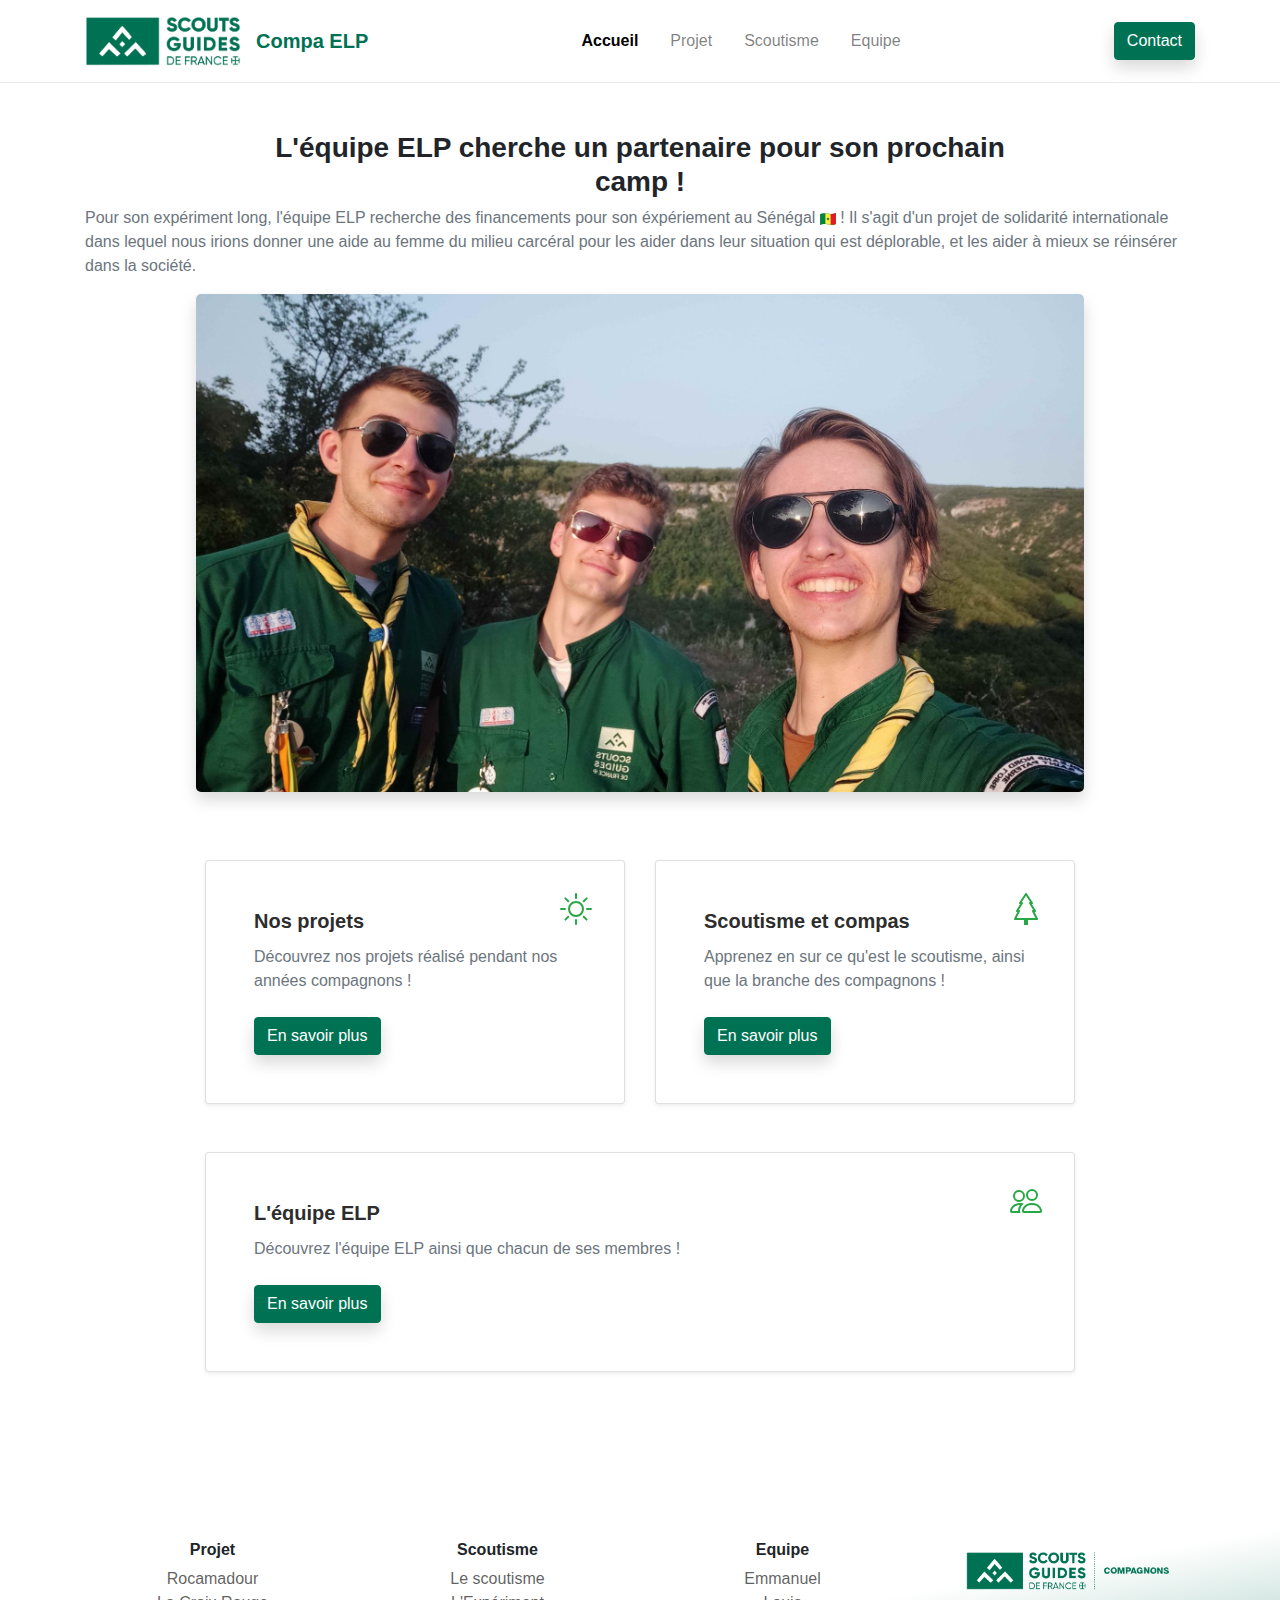
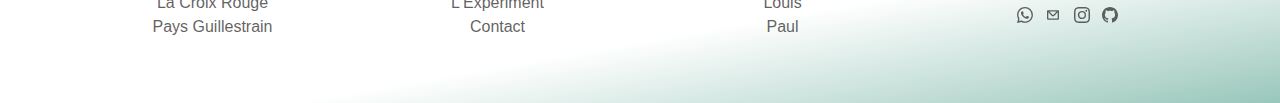
<file: index.html>
<!DOCTYPE html>
<html data-bs-theme="light" lang="en">

<head>
    <meta charset="utf-8">
    <meta name="viewport" content="width=device-width, initial-scale=1.0, shrink-to-fit=no">
    <title>Accueil - Compagnons ELP</title>
    <meta name="twitter:title" content="Compagnons ELP">
    <meta property="og:description" content="Découvrez l'équipe ELP et ses camps scouts passé et futurs !">
    <meta property="og:image" content="assets/img/equipe.jpg">
    <meta name="description" content="Découvrez l'équipe ELP et ses camps scouts passé et futurs !">
    <meta name="twitter:image" content="assets/img/equipe.jpg">
    <meta name="twitter:card" content="summary_large_image">
    <link rel="stylesheet" href="assets/bootstrap/css/bootstrap.min.css">
    <link rel="stylesheet" href="https://fonts.googleapis.com/css?family=Inter:300italic,400italic,600italic,700italic,800italic,400,300,600,700,800&amp;display=swap">
    <link rel="stylesheet" href="assets/css/bootstrap-grid.css">
    <link rel="stylesheet" href="assets/css/bootstrap-grid.min.css">
    <link rel="stylesheet" href="assets/css/bootstrap-reboot.css">
    <link rel="stylesheet" href="assets/css/bootstrap-reboot.min.css">
    <link rel="stylesheet" href="assets/css/bootstrap.css">
    <link rel="stylesheet" href="assets/css/bootstrap.min.css">
<link rel="apple-touch-icon" sizes="180x180" href="/assets/img/apple-touch-icon.png">
<link rel="icon" type="image/png" sizes="32x32" href="/assets/img/favicon-32x32.png">
<link rel="icon" type="image/png" sizes="16x16" href="/assets/img/favicon-16x16.png">
<link rel="manifest" href="/assets/img/site.webmanifest">
<link rel="mask-icon" href="/assets/img/safari-pinned-tab.svg" color="#5bbad5">
<meta name="msapplication-TileColor" content="#da532c">
<meta name="theme-color" content="#ffffff">
</head>

<body>
    <nav class="navbar navbar-expand-md sticky-top navbar-shrink py-3 navbar-light" id="mainNav">
        <div class="container"><a class="navbar-brand d-flex align-items-center" href="./" style="margin-right: 0px;margin-bottom: 0px;padding-bottom: 0px;padding-top: 0px;"><img src="assets/img/Logo_SGDF_Vert.png" height="50" style="margin-right: 15px;" width="156"><span id="todeletecompa" color="rgb(0, 114, 84)" style="color: rgb(0, 114, 84);margin-left: 0px;">Compa&nbsp;</span><span color="rgb(0, 114, 84)" style="color: rgb(0, 114, 84);margin-left: 0px;">ELP</span></a><button data-bs-toggle="collapse" class="navbar-toggler" data-bs-target="#navcol-1"><span class="visually-hidden">Toggle navigation</span><span class="navbar-toggler-icon"></span></button>
            <div class="collapse navbar-collapse" id="navcol-1">
                <ul class="navbar-nav mx-auto">
                    <li class="nav-item"><a class="nav-link" href="." style="color:black; font-weight:bold;">Accueil</a></li>
                    <li class="nav-item"><a class="nav-link" href="./projets">Projet</a></li>
                    <li class="nav-item"><a class="nav-link" href="./scoutisme">Scoutisme</a></li>
                    <li class="nav-item"><a class="nav-link" href="./equipe">Equipe</a></li>
                </ul><a class="btn btn-primary shadow" role="button" style="--bs-primary: #007254;--bs-primary-rgb: 0,114,84;color: white;" href="./scoutisme#contact">Contact</a>
            </div>
        </div>
    </nav>
    <header class="bg-primary-gradient"></header>
    <section>
        <div class="container bg-primary-gradient py-5" style="background: none;">
            <div class="row">
                <div class="col-md-8 col-xl-6 text-center mx-auto">
                    <h3 class="fw-bold">L'équipe ELP cherche un partenaire pour son prochain camp !</h3>
                </div>
            </div>
            <p class="text-muted">Pour son expériment long, l'équipe ELP recherche des financements pour son éxpériement au Sénégal <img src="assets/img/senegal.svg" style="width:1em; display:inline;"> ! Il s'agit d'un projet de solidarité internationale dans lequel nous irions donner une aide au femme du milieu carcéral pour les aider dans leur situation qui est déplorable, et les aider à mieux se réinsérer dans la société.</p><img id="trio" src="assets/img/equipe.jpg" style="padding-bottom: 0px;box-shadow: 0 .5rem 1rem rgba(0,0,0,.15)!important;display: block;width: 80%!important;margin: 0 auto 20px auto;">
            <div class="py-5 p-lg-5">
                <div class="row row-cols-1 row-cols-md-2 mx-auto" style="max-width: 900px;margin: 0 auto!important;">
                    <div class="col mb-5 column-card">
                        <div class="card shadow-sm">
                            <div class="card-body px-4 py-5 px-md-5">
                                <div class="bs-icon-lg d-flex justify-content-center align-items-center mb-3 bs-icon" style="top: 1rem;right: 1rem;position: absolute;"><svg xmlns="http://www.w3.org/2000/svg" width="1em" height="1em" fill="currentColor" viewBox="0 0 16 16" class="bi bi-sun text-success">
                                        <path d="M8 11a3 3 0 1 1 0-6 3 3 0 0 1 0 6zm0 1a4 4 0 1 0 0-8 4 4 0 0 0 0 8zM8 0a.5.5 0 0 1 .5.5v2a.5.5 0 0 1-1 0v-2A.5.5 0 0 1 8 0zm0 13a.5.5 0 0 1 .5.5v2a.5.5 0 0 1-1 0v-2A.5.5 0 0 1 8 13zm8-5a.5.5 0 0 1-.5.5h-2a.5.5 0 0 1 0-1h2a.5.5 0 0 1 .5.5zM3 8a.5.5 0 0 1-.5.5h-2a.5.5 0 0 1 0-1h2A.5.5 0 0 1 3 8zm10.657-5.657a.5.5 0 0 1 0 .707l-1.414 1.415a.5.5 0 1 1-.707-.708l1.414-1.414a.5.5 0 0 1 .707 0zm-9.193 9.193a.5.5 0 0 1 0 .707L3.05 13.657a.5.5 0 0 1-.707-.707l1.414-1.414a.5.5 0 0 1 .707 0zm9.193 2.121a.5.5 0 0 1-.707 0l-1.414-1.414a.5.5 0 0 1 .707-.707l1.414 1.414a.5.5 0 0 1 0 .707zM4.464 4.465a.5.5 0 0 1-.707 0L2.343 3.05a.5.5 0 1 1 .707-.707l1.414 1.414a.5.5 0 0 1 0 .708z"></path>
                                    </svg></div>
                                <h5 class="fw-bold card-title">Nos projets</h5>
                                <p class="text-muted card-text mb-4">Découvrez nos projets réalisé pendant nos années compagnons !</p><a class="btn btn-primary shadow" role="button" style="--bs-primary: #007254;--bs-primary-rgb: 0,114,84;color: white;" href="./projets">En savoir plus</a>
                            </div>
                        </div>
                    </div>
                    <div class="col mb-5 column-card">
                        <div class="card shadow-sm">
                            <div class="card-body px-4 py-5 px-md-5">
                                <div class="bs-icon-lg d-flex justify-content-center align-items-center mb-3 bs-icon" style="top: 1rem;right: 1rem;position: absolute;"><svg xmlns="http://www.w3.org/2000/svg" width="1em" height="1em" fill="currentColor" viewBox="0 0 16 16" class="bi bi-tree text-success" style="color: #007259;">
                                        <path d="M8.416.223a.5.5 0 0 0-.832 0l-3 4.5A.5.5 0 0 0 5 5.5h.098L3.076 8.735A.5.5 0 0 0 3.5 9.5h.191l-1.638 3.276a.5.5 0 0 0 .447.724H7V16h2v-2.5h4.5a.5.5 0 0 0 .447-.724L12.31 9.5h.191a.5.5 0 0 0 .424-.765L10.902 5.5H11a.5.5 0 0 0 .416-.777l-3-4.5zM6.437 4.758A.5.5 0 0 0 6 4.5h-.066L8 1.401 10.066 4.5H10a.5.5 0 0 0-.424.765L11.598 8.5H11.5a.5.5 0 0 0-.447.724L12.69 12.5H3.309l1.638-3.276A.5.5 0 0 0 4.5 8.5h-.098l2.022-3.235a.5.5 0 0 0 .013-.507z"></path>
                                    </svg></div>
                                <h5 class="fw-bold card-title">Scoutisme et compas</h5>
                                <p class="text-muted card-text mb-4">Apprenez en sur ce qu'est le scoutisme, ainsi que la branche des compagnons !</p><a class="btn btn-primary shadow" role="button" style="--bs-primary: #007254;--bs-primary-rgb: 0,114,84;color: white;" href="./scoutisme">En savoir plus</a>
                            </div>
                        </div>
                    </div>
                    <div class="col mb-4 column-card">
                        <div class="card shadow-sm">
                            <div class="card-body px-4 py-5 px-md-5">
                                <div class="bs-icon-lg d-flex justify-content-center align-items-center mb-3 bs-icon" style="top: 1rem;right: 1rem;position: absolute;"><svg xmlns="http://www.w3.org/2000/svg" width="1em" height="1em" fill="currentColor" viewBox="0 0 16 16" class="bi bi-people text-success">
                                        <path d="M15 14s1 0 1-1-1-4-5-4-5 3-5 4 1 1 1 1h8Zm-7.978-1A.261.261 0 0 1 7 12.996c.001-.264.167-1.03.76-1.72C8.312 10.629 9.282 10 11 10c1.717 0 2.687.63 3.24 1.276.593.69.758 1.457.76 1.72l-.008.002a.274.274 0 0 1-.014.002H7.022ZM11 7a2 2 0 1 0 0-4 2 2 0 0 0 0 4Zm3-2a3 3 0 1 1-6 0 3 3 0 0 1 6 0ZM6.936 9.28a5.88 5.88 0 0 0-1.23-.247A7.35 7.35 0 0 0 5 9c-4 0-5 3-5 4 0 .667.333 1 1 1h4.216A2.238 2.238 0 0 1 5 13c0-1.01.377-2.042 1.09-2.904.243-.294.526-.569.846-.816ZM4.92 10A5.493 5.493 0 0 0 4 13H1c0-.26.164-1.03.76-1.724.545-.636 1.492-1.256 3.16-1.275ZM1.5 5.5a3 3 0 1 1 6 0 3 3 0 0 1-6 0Zm3-2a2 2 0 1 0 0 4 2 2 0 0 0 0-4Z"></path>
                                    </svg></div>
                                <h5 class="fw-bold card-title">L'équipe ELP</h5>
                                <p class="text-muted card-text mb-4">Découvrez l'équipe ELP ainsi que chacun de ses membres !</p><a class="btn btn-primary shadow" role="button" style="--bs-primary: #007254;--bs-primary-rgb: 0,114,84;color: white;" href="./equipe">En savoir plus</a>
                            </div>
                        </div>
                    </div>
                </div>
            </div>
        </div>
    </section>
    <footer class="bg-primary-gradient" style="background: linear-gradient(170deg, rgba(2,0,36,0) 0%, rgba(2,0,36,0) 60%, rgba(0,114,84,0.4) 100%);">
        <div class="container py-4 py-lg-5">
            <div class="row justify-content-center">
                <div class="col-sm-4 col-md-3 text-center text-lg-start d-flex flex-column">
                    <h3 class="fs-6 fw-bold">Projet</h3>
                    <ul class="list-unstyled">
                        <li><a href="./projets#projet-2023">Rocamadour</a></li>
                        <li><a href="./projets#projet-2022">La Croix Rouge</a></li>
                        <li><a href="./projets#projet-2021">Pays Guillestrain</a></li>
                    </ul>
                </div>
                <div class="col-sm-4 col-md-3 text-center text-lg-start d-flex flex-column">
                    <h3 class="fs-6 fw-bold">Scoutisme</h3>
                    <ul class="list-unstyled">
                        <li><a href="./scoutisme#scoutisme">Le scoutisme</a></li>
                        <li><a href="./scoutisme#experiment">L'Expériment</a></li>
                        <li><a href="./scoutisme#contact">Contact</a></li>
                    </ul>
                </div>
                <div class="col-sm-4 col-md-3 text-center text-lg-start d-flex flex-column">
                    <h3 class="fs-6 fw-bold">Equipe</h3>
                    <ul class="list-unstyled">
                        <li><a href="./equipe#emmanuel">Emmanuel</a></li>
                        <li><a href="./equipe#louis">Louis</a></li>
                        <li><a href="./equipe#paul">Paul</a></li>
                    </ul>
                </div>
                <div class="col-lg-3 text-center text-lg-start d-flex flex-column align-items-center order-first align-items-lg-start order-lg-last">
                    <div class="fw-bold d-flex align-items-center mb-2" style="margin-bottom: 0px!important;"><a href="./"><img src="assets/img/SGDF_COMPAGNONS_vert.png" style="max-width: 80%;width: 340px;margin: 12px auto;"></a></div>
                    <ul class="list-inline mb-0" id="networks-foot" style="display: block;margin: 0 auto 1.5rem auto!important;">
                        <li class="list-inline-item">
							<a href="+33 6 73 46 06 24">
								<svg xmlns="http://www.w3.org/2000/svg" width="1em" height="1em" fill="currentColor" viewBox="0 0 16 16">
									<path d="M13.601 2.326A7.854 7.854 0 0 0 7.994 0C3.627 0 .068 3.558.064 7.926c0 1.399.366 2.76 1.057 3.965L0 16l4.204-1.102a7.933 7.933 0 0 0 3.79.965h.004c4.368 0 7.926-3.558 7.93-7.93A7.898 7.898 0 0 0 13.6 2.326zM7.994 14.521a6.573 6.573 0 0 1-3.356-.92l-.24-.144-2.494.654.666-2.433-.156-.251a6.56 6.56 0 0 1-1.007-3.505c0-3.626 2.957-6.584 6.591-6.584a6.56 6.56 0 0 1 4.66 1.931 6.557 6.557 0 0 1 1.928 4.66c-.004 3.639-2.961 6.592-6.592 6.592zm3.615-4.934c-.197-.099-1.17-.578-1.353-.646-.182-.065-.315-.099-.445.099-.133.197-.513.646-.627.775-.114.133-.232.148-.43.05-.197-.1-.836-.308-1.592-.985-.59-.525-.985-1.175-1.103-1.372-.114-.198-.011-.304.088-.403.087-.088.197-.232.296-.346.1-.114.133-.198.198-.33.065-.134.034-.248-.015-.347-.05-.099-.445-1.076-.612-1.47-.16-.389-.323-.335-.445-.34-.114-.007-.247-.007-.38-.007a.729.729 0 0 0-.529.247c-.182.198-.691.677-.691 1.654 0 .977.71 1.916.81 2.049.098.133 1.394 2.132 3.383 2.992.47.205.84.326 1.129.418.475.152.904.129 1.246.08.38-.058 1.171-.48 1.338-.943.164-.464.164-.86.114-.943-.049-.084-.182-.133-.38-.232z"></path>
								</svg>
							</a>
						</li>
                        <li class="list-inline-item">
							<a href="mailto:compa.elp@gmail.com">
								<svg xmlns="http://www.w3.org/2000/svg" width="1em" height="1em" fill="currentColor" viewBox="0 0 24 24">
										<path fill-rule="evenodd" clip-rule="evenodd" d="M3.00977 5.83789C3.00977 5.28561 3.45748 4.83789 4.00977 4.83789H20C20.5523 4.83789 21 5.28561 21 5.83789V17.1621C21 18.2667 20.1046 19.1621 19 19.1621H5C3.89543 19.1621 3 18.2667 3 17.1621V6.16211C3 6.11449 3.00333 6.06765 3.00977 6.0218V5.83789ZM5 8.06165V17.1621H19V8.06199L14.1215 12.9405C12.9499 14.1121 11.0504 14.1121 9.87885 12.9405L5 8.06165ZM6.57232 6.80554H17.428L12.7073 11.5263C12.3168 11.9168 11.6836 11.9168 11.2931 11.5263L6.57232 6.80554Z" fill="currentColor"></path>
								</svg>
							</a>
						</li>
                        <li class="list-inline-item">
							<a href="https://www.instagram.com/compa.elp/">
								<svg xmlns="http://www.w3.org/2000/svg" width="1em" height="1em" fill="currentColor" viewBox="0 0 16 16">
									<path d="M8 0C5.829 0 5.556.01 4.703.048 3.85.088 3.269.222 2.76.42a3.917 3.917 0 0 0-1.417.923A3.927 3.927 0 0 0 .42 2.76C.222 3.268.087 3.85.048 4.7.01 5.555 0 5.827 0 8.001c0 2.172.01 2.444.048 3.297.04.852.174 1.433.372 1.942.205.526.478.972.923 1.417.444.445.89.719 1.416.923.51.198 1.09.333 1.942.372C5.555 15.99 5.827 16 8 16s2.444-.01 3.298-.048c.851-.04 1.434-.174 1.943-.372a3.916 3.916 0 0 0 1.416-.923c.445-.445.718-.891.923-1.417.197-.509.332-1.09.372-1.942C15.99 10.445 16 10.173 16 8s-.01-2.445-.048-3.299c-.04-.851-.175-1.433-.372-1.941a3.926 3.926 0 0 0-.923-1.417A3.911 3.911 0 0 0 13.24.42c-.51-.198-1.092-.333-1.943-.372C10.443.01 10.172 0 7.998 0h.003zm-.717 1.442h.718c2.136 0 2.389.007 3.232.046.78.035 1.204.166 1.486.275.373.145.64.319.92.599.28.28.453.546.598.92.11.281.24.705.275 1.485.039.843.047 1.096.047 3.231s-.008 2.389-.047 3.232c-.035.78-.166 1.203-.275 1.485a2.47 2.47 0 0 1-.599.919c-.28.28-.546.453-.92.598-.28.11-.704.24-1.485.276-.843.038-1.096.047-3.232.047s-2.39-.009-3.233-.047c-.78-.036-1.203-.166-1.485-.276a2.478 2.478 0 0 1-.92-.598 2.48 2.48 0 0 1-.6-.92c-.109-.281-.24-.705-.275-1.485-.038-.843-.046-1.096-.046-3.233 0-2.136.008-2.388.046-3.231.036-.78.166-1.204.276-1.486.145-.373.319-.64.599-.92.28-.28.546-.453.92-.598.282-.11.705-.24 1.485-.276.738-.034 1.024-.044 2.515-.045v.002zm4.988 1.328a.96.96 0 1 0 0 1.92.96.96 0 0 0 0-1.92zm-4.27 1.122a4.109 4.109 0 1 0 0 8.217 4.109 4.109 0 0 0 0-8.217zm0 1.441a2.667 2.667 0 1 1 0 5.334 2.667 2.667 0 0 1 0-5.334z"></path>
								</svg>
							</a>
						</li>
                        <li class="list-inline-item">
							<a href="https://github.com/Compa-ELP/compa-elp.github.io">
								<svg xmlns="http://www.w3.org/2000/svg" width="1em" height="1em" fill="currentColor" viewBox="0 0 24 24">
									<path d="M12 0c-6.626 0-12 5.373-12 12 0 5.302 3.438 9.8 8.207 11.387.599.111.793-.261.793-.577v-2.234c-3.338.726-4.033-1.416-4.033-1.416-.546-1.387-1.333-1.756-1.333-1.756-1.089-.745.083-.729.083-.729 1.205.084 1.839 1.237 1.839 1.237 1.07 1.834 2.807 1.304 3.492.997.107-.775.418-1.305.762-1.604-2.665-.305-5.467-1.334-5.467-5.931 0-1.311.469-2.381 1.236-3.221-.124-.303-.535-1.524.117-3.176 0 0 1.008-.322 3.301 1.23.957-.266 1.983-.399 3.003-.404 1.02.005 2.047.138 3.006.404 2.291-1.552 3.297-1.23 3.297-1.23.653 1.653.242 2.874.118 3.176.77.84 1.235 1.911 1.235 3.221 0 4.609-2.807 5.624-5.479 5.921.43.372.823 1.102.823 2.222v3.293c0 .319.192.694.801.576 4.765-1.589 8.199-6.086 8.199-11.386 0-6.627-5.373-12-12-12z"/>
								</svg>
							</a>
						</li>
						
                    </ul>
                </div>
            </div>
        </div>
    </footer>
    <script src="assets/bootstrap/js/bootstrap.min.js"></script>
    <script src="assets/js/bootstrap.bundle.js"></script>
    <script src="assets/js/bootstrap.bundle.min.js"></script>
    <script src="assets/js/bootstrap.js"></script>
    <script src="assets/js/bootstrap.min.js"></script>
    <script src="assets/js/bold-and-bright.js"></script>
</body>

</html>
</file>
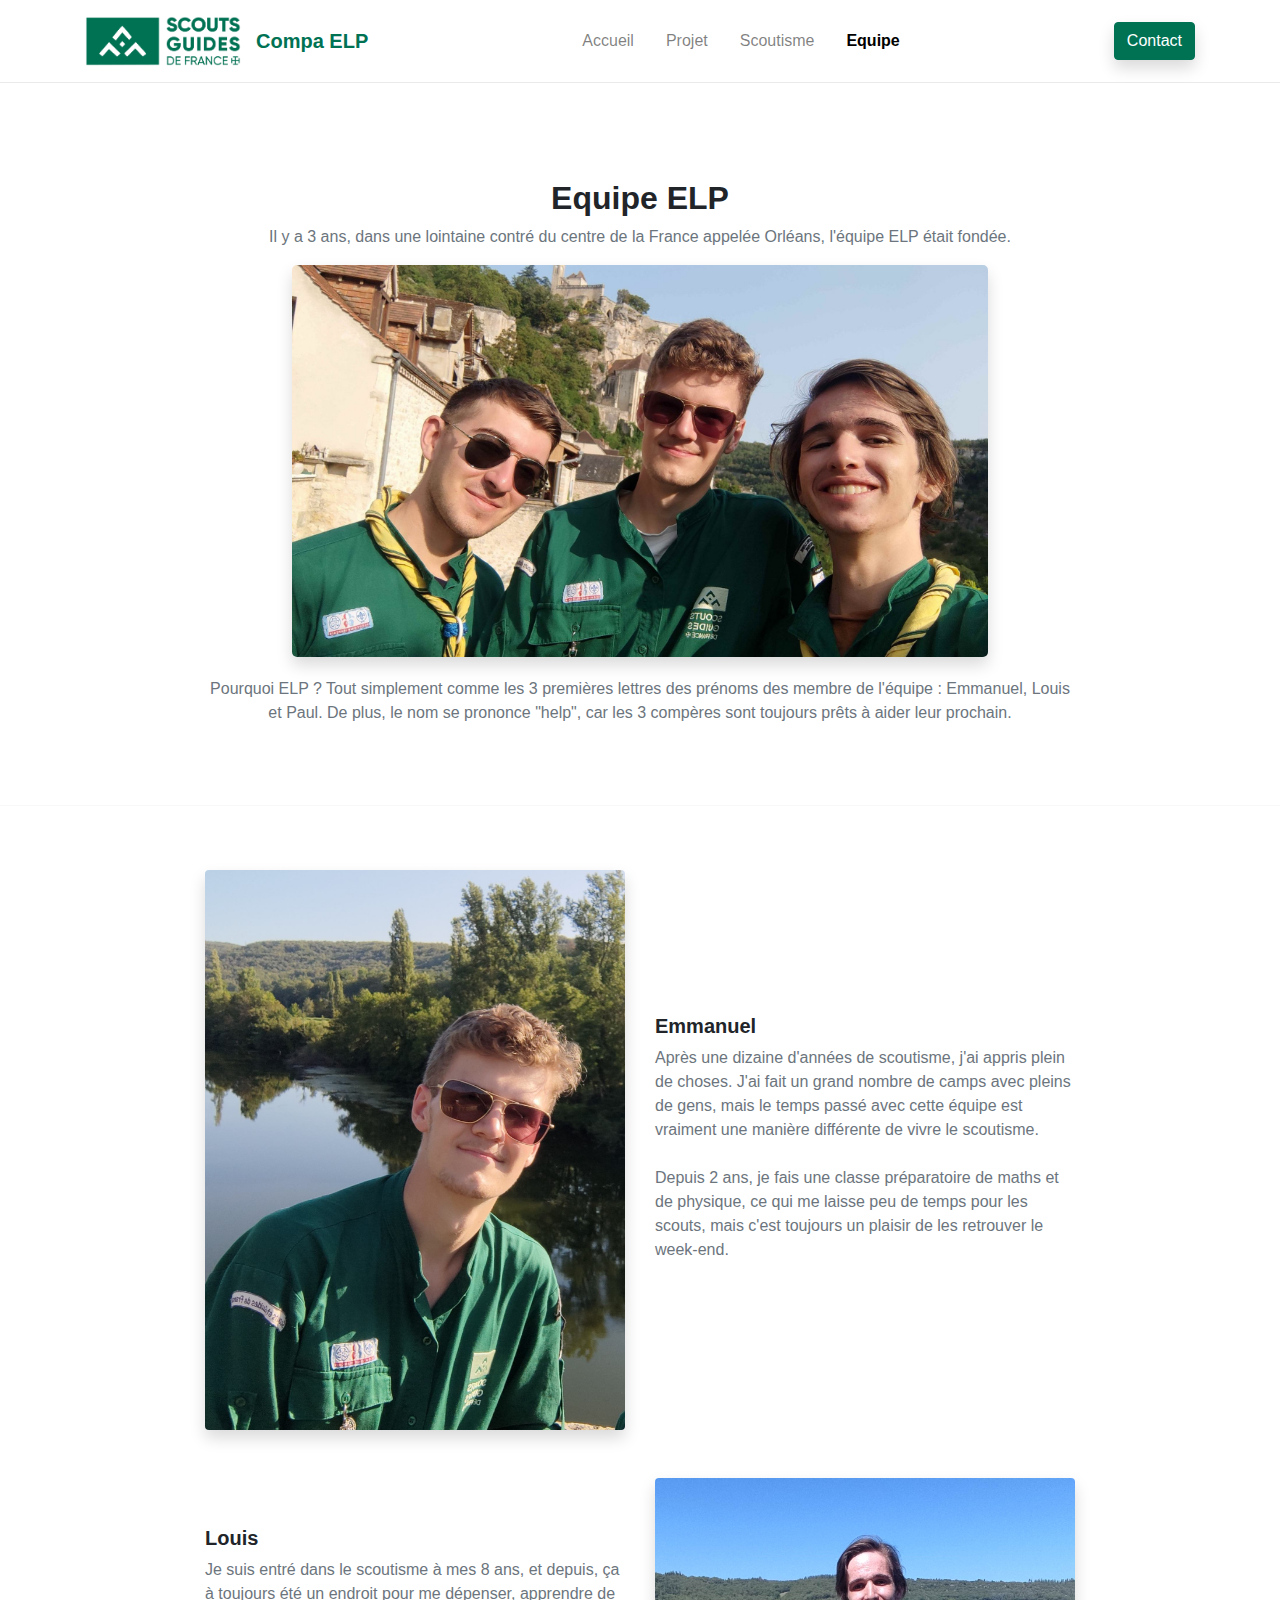
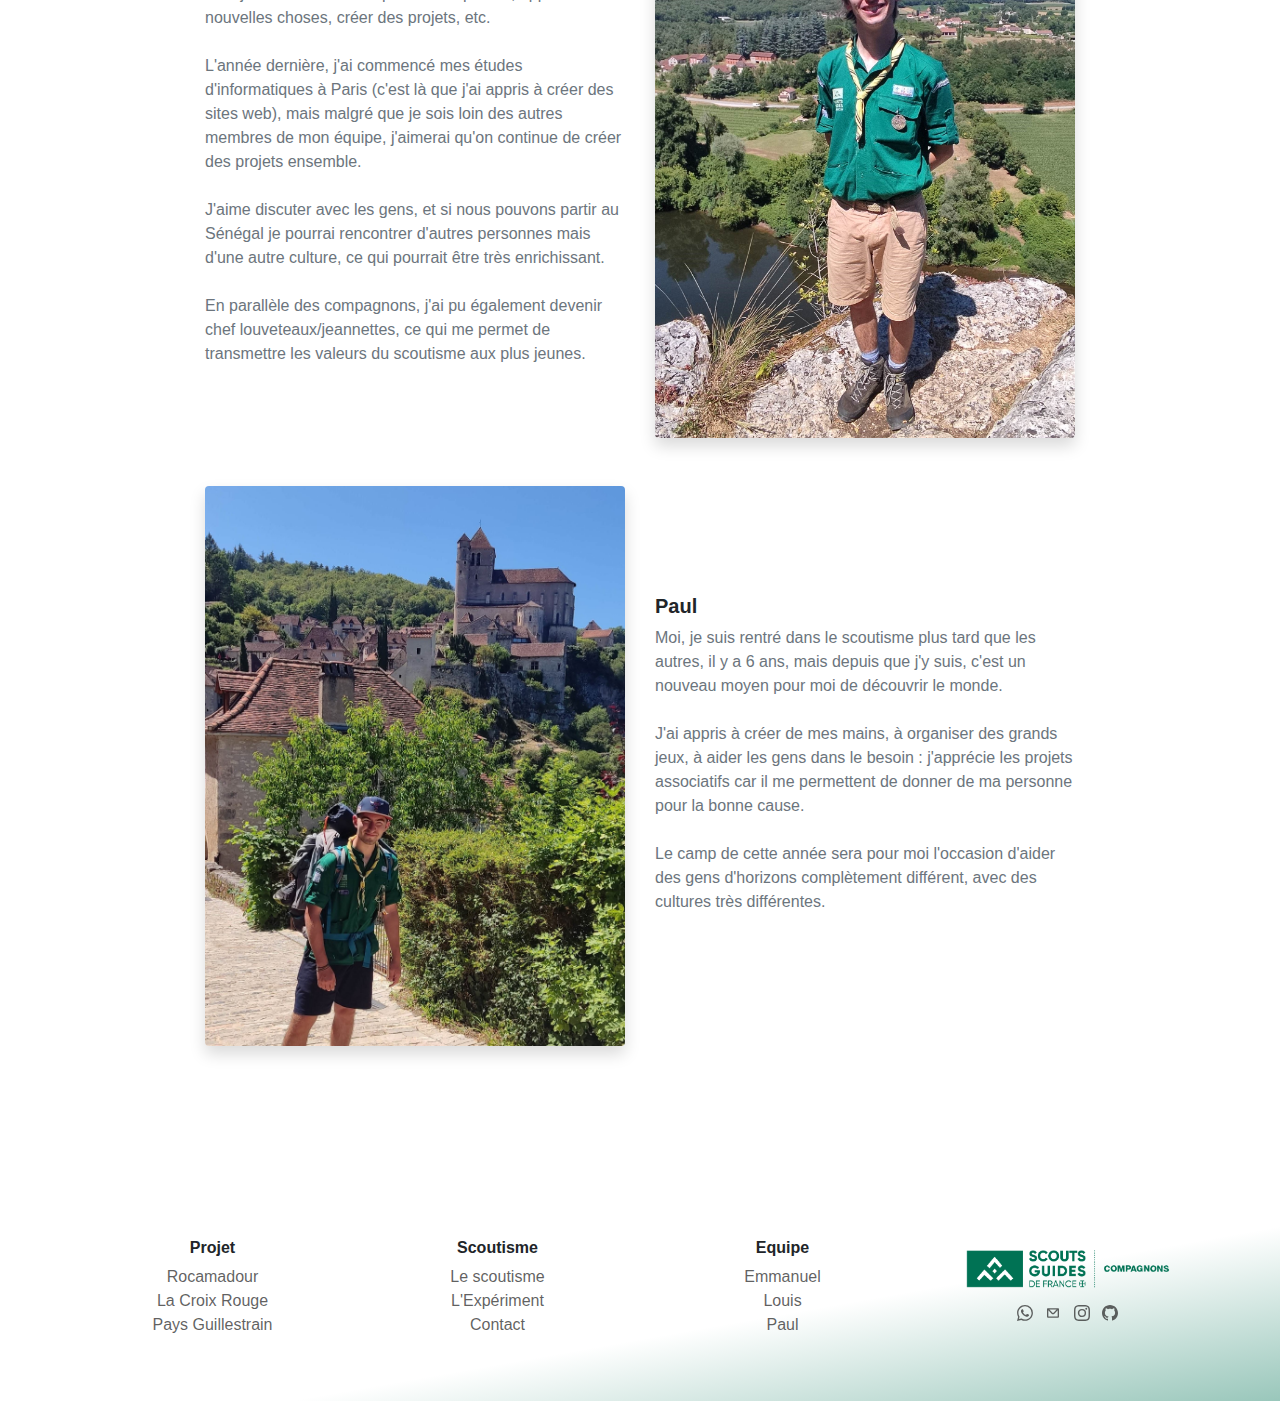
<file: equipe.html>
<!DOCTYPE html>
<html data-bs-theme="light" lang="en">

<head>
    <meta charset="utf-8">
    <meta name="viewport" content="width=device-width, initial-scale=1.0, shrink-to-fit=no">
    <title>Equipe - Compagnons ELP</title>
    <meta property="og:type" content="website">
    <meta name="twitter:image" content="assets/img/equipe.jpg">
    <meta name="twitter:description" content="Découvrez l'équipe ELP et ses camps scouts passé et futurs !">
    <meta property="og:image" content="assets/img/equipe.jpg">
    <meta name="description" content="Découvrez l'équipe ELP et ses camps scouts passé et futurs !">
    <meta name="twitter:title" content="Compagnons ELP">
    <meta name="twitter:card" content="summary_large_image">
    <link rel="stylesheet" href="assets/bootstrap/css/bootstrap.min.css">
    <link rel="stylesheet" href="https://fonts.googleapis.com/css?family=Inter:300italic,400italic,600italic,700italic,800italic,400,300,600,700,800&amp;display=swap">
    <link rel="stylesheet" href="assets/css/bootstrap-grid.css">
    <link rel="stylesheet" href="assets/css/bootstrap-grid.min.css">
    <link rel="stylesheet" href="assets/css/bootstrap-reboot.css">
    <link rel="stylesheet" href="assets/css/bootstrap-reboot.min.css">
    <link rel="stylesheet" href="assets/css/bootstrap.css">
    <link rel="stylesheet" href="assets/css/bootstrap.min.css">
<link rel="apple-touch-icon" sizes="180x180" href="/assets/img/apple-touch-icon.png">
<link rel="icon" type="image/png" sizes="32x32" href="/assets/img/favicon-32x32.png">
<link rel="icon" type="image/png" sizes="16x16" href="/assets/img/favicon-16x16.png">
<link rel="manifest" href="/assets/img/site.webmanifest">
<link rel="mask-icon" href="/assets/img/safari-pinned-tab.svg" color="#5bbad5">
<meta name="msapplication-TileColor" content="#da532c">
<meta name="theme-color" content="#ffffff">
</head>

<body>
    <nav class="navbar navbar-expand-md sticky-top navbar-shrink py-3 navbar-light" id="mainNav">
        <div class="container"><a class="navbar-brand d-flex align-items-center"
                href="." style="margin-right: 0px;margin-bottom: 0px;padding-bottom: 0px;padding-top: 0px;"><img src="assets/img/Logo_SGDF_Vert.png" height="50" style="margin-right: 15px;" width="156"><span id="todeletecompa" color="rgb(0, 114, 84)" style="color: rgb(0, 114, 84);margin-left: 0px;">Compa&nbsp;</span><span color="rgb(0, 114, 84)" style="color: rgb(0, 114, 84);margin-left: 0px;">ELP</span></a><button data-bs-toggle="collapse" class="navbar-toggler" data-bs-target="#navcol-1"><span class="visually-hidden">Toggle navigation</span><span class="navbar-toggler-icon"></span></button>
            <div class="collapse navbar-collapse" id="navcol-1">
                <ul class="navbar-nav mx-auto">
                    <li class="nav-item"><a class="nav-link" href=".">Accueil</a></li>
                    <li class="nav-item"><a class="nav-link" href="./projets">Projet</a></li>
                    <li class="nav-item"><a class="nav-link" href="./scoutisme">Scoutisme</a></li>
                    <li class="nav-item"><a class="nav-link" href="./equipe" style="color:black; font-weight:bold;">Equipe</a></li>
                </ul><a class="btn btn-primary shadow" role="button"
                    style="--bs-primary: #007254;--bs-primary-rgb:
                    0,114,84;color: white;" href="./scoutisme#contact">Contact</a>
            </div>
        </div>
    </nav>
    <section class="py-5">
        <div class="container py-5" style="margin-bottom: -48px;">
            <div class="row mb-5">
                <div class="col" style="text-align: center;max-width: 900px;margin: 0 auto;">
                    <h2 class="fw-bold">Equipe ELP</h2>
                    <p class="text-muted">Il y a 3 ans, dans une lointaine contré du centre de la France appelée Orléans, l'équipe ELP était fondée.</p><img id="trio" src="assets/img/nous.jpg" style="padding-bottom: 0px;margin-bottom: 20px;box-shadow: 0 .5rem 1rem rgba(0,0,0,.15)!important;">
                    <p class="text-muted">Pourquoi ELP ? Tout simplement comme les 3 premières lettres des prénoms des membre de l'équipe : Emmanuel, Louis et Paul. De plus, le nom se prononce "help", car les 3 compères sont toujours prêts à aider leur prochain.</p>
                </div>
            </div>
        </div>
        <hr>
        <div class="container py-5">
            <div class="row row-cols-1 row-cols-md-2 mx-auto" id="emmanuel" style="max-width: 900px;">
                <div class="col mb-5"><img class="rounded img-fluid shadow equipe" src="assets/img/mano.jpg"></div>
                <div class="col d-md-flex align-items-md-end align-items-lg-center mb-5">
                    <div>
                        <h5 class="fw-bold">Emmanuel</h5>
                        <p class="text-muted mb-4">Après une dizaine d'années de scoutisme, j'ai appris plein de choses. J'ai fait un grand nombre de camps avec pleins de gens, mais le temps passé avec cette équipe est vraiment une manière différente de vivre le scoutisme.</p>
                        <p class="text-muted mb-4">Depuis 2 ans, je fais une classe préparatoire de maths et de physique, ce qui me laisse peu de temps pour les scouts, mais c'est toujours un plaisir de les retrouver le week-end.</p>
                    </div>
                </div>
            </div>
            <div class="row row-cols-1 row-cols-md-2 mx-auto" id="louis" style="max-width: 900px;">
                <div class="col order-md-last mb-5"><img class="rounded img-fluid shadow equipe" src="assets/img/louis.jpg"></div>
                <div class="col d-md-flex align-items-md-end align-items-lg-center mb-5">
                    <div>
                        <h5 class="fw-bold">Louis&nbsp;</h5>
                        <p class="text-muted mb-4">Je suis entré dans le scoutisme à mes 8 ans, et depuis, ça à toujours été un endroit pour me dépenser, apprendre de nouvelles choses, créer des projets, etc.</p>
                        <p class="text-muted mb-4">L'année dernière, j'ai commencé mes études d'informatiques à Paris (c'est là que j'ai appris à créer des sites web), mais malgré que je sois loin des autres membres de mon équipe, j'aimerai qu'on continue de créer des projets ensemble.</p>
                        <p class="text-muted mb-4">J'aime discuter avec les gens, et si nous pouvons partir au Sénégal je pourrai rencontrer d'autres personnes mais d'une autre culture, ce qui pourrait être très enrichissant.</p>
                        <p class="text-muted mb-4">En parallèle des compagnons, j'ai pu également devenir chef louveteaux/jeannettes, ce qui me permet de transmettre les valeurs du scoutisme aux plus jeunes.</p>
                    </div>
                </div>
            </div>
            <div class="row row-cols-1 row-cols-md-2 mx-auto" id="paul" style="max-width: 900px;">
                <div class="col mb-5"><img class="rounded img-fluid shadow equipe" src="assets/img/paul.jpg"></div>
                <div class="col d-md-flex align-items-md-end align-items-lg-center mb-5">
                    <div>
                        <h5 class="fw-bold">Paul&nbsp;</h5>
                        <p class="text-muted mb-4">Moi, je suis rentré dans le scoutisme plus tard que les autres, il y a 6 ans, mais depuis que j'y suis, c'est un nouveau moyen pour moi de découvrir le monde.</p>
                        <p class="text-muted mb-4">J'ai appris à créer de mes mains, à organiser des grands jeux, à aider les gens dans le besoin : j'apprécie les projets associatifs car il me permettent de donner de ma personne pour la bonne cause.</p>
                        <p class="text-muted mb-4">Le camp de cette année&nbsp;sera pour moi l'occasion d'aider des gens d'horizons complètement différent, avec des cultures très différentes.</p>
                    </div>
                </div>
            </div>
        </div>
    </section>
    <footer class="bg-primary-gradient" style="background: linear-gradient(170deg, rgba(2,0,36,0) 0%, rgba(2,0,36,0) 60%, rgba(0,114,84,0.4) 100%);">
        <div class="container py-4 py-lg-5">
            <div class="row justify-content-center">
                <div class="col-sm-4 col-md-3 text-center text-lg-start d-flex flex-column">
                    <h3 class="fs-6 fw-bold">Projet</h3>
                    <ul class="list-unstyled">
                        <li><a href="./projets#projet-2023">Rocamadour</a></li>
                        <li><a href="./projets#projet-2022">La Croix Rouge</a></li>
                        <li><a href="./projets#projet-2021">Pays Guillestrain</a></li>
                    </ul>
                </div>
                <div class="col-sm-4 col-md-3 text-center text-lg-start d-flex flex-column">
                    <h3 class="fs-6 fw-bold">Scoutisme</h3>
                    <ul class="list-unstyled">
                        <li><a href="./scoutisme#scoutisme">Le scoutisme</a></li>
                        <li><a href="./scoutisme#experiment">L'Expériment</a></li>
                        <li><a href="./scoutisme#contact">Contact</a></li>
                    </ul>
                </div>
                <div class="col-sm-4 col-md-3 text-center text-lg-start d-flex flex-column">
                    <h3 class="fs-6 fw-bold">Equipe</h3>
                    <ul class="list-unstyled">
                        <li><a href="./equipe#emmanuel">Emmanuel</a></li>
                        <li><a href="./equipe#louis">Louis</a></li>
                        <li><a href="./equipe#paul">Paul</a></li>
                    </ul>
                </div>
                <div class="col-lg-3 text-center text-lg-start d-flex flex-column align-items-center order-first align-items-lg-start order-lg-last">
                    <div class="fw-bold d-flex align-items-center mb-2"
                        style="margin-bottom: 0px!important;"><a href="."><img src="assets/img/SGDF_COMPAGNONS_vert.png" style="max-width: 80%;width: 340px;margin: 12px auto;"></a></div>
                    <ul class="list-inline mb-0" id="networks-foot" style="display: block;margin: 0 auto 1.5rem auto!important;">
                        <li class="list-inline-item">
							<a href="+33 6 73 46 06 24">
								<svg xmlns="http://www.w3.org/2000/svg" width="1em" height="1em" fill="currentColor" viewBox="0 0 16 16">
									<path d="M13.601 2.326A7.854 7.854 0 0 0 7.994 0C3.627 0 .068 3.558.064 7.926c0 1.399.366 2.76 1.057 3.965L0 16l4.204-1.102a7.933 7.933 0 0 0 3.79.965h.004c4.368 0 7.926-3.558 7.93-7.93A7.898 7.898 0 0 0 13.6 2.326zM7.994 14.521a6.573 6.573 0 0 1-3.356-.92l-.24-.144-2.494.654.666-2.433-.156-.251a6.56 6.56 0 0 1-1.007-3.505c0-3.626 2.957-6.584 6.591-6.584a6.56 6.56 0 0 1 4.66 1.931 6.557 6.557 0 0 1 1.928 4.66c-.004 3.639-2.961 6.592-6.592 6.592zm3.615-4.934c-.197-.099-1.17-.578-1.353-.646-.182-.065-.315-.099-.445.099-.133.197-.513.646-.627.775-.114.133-.232.148-.43.05-.197-.1-.836-.308-1.592-.985-.59-.525-.985-1.175-1.103-1.372-.114-.198-.011-.304.088-.403.087-.088.197-.232.296-.346.1-.114.133-.198.198-.33.065-.134.034-.248-.015-.347-.05-.099-.445-1.076-.612-1.47-.16-.389-.323-.335-.445-.34-.114-.007-.247-.007-.38-.007a.729.729 0 0 0-.529.247c-.182.198-.691.677-.691 1.654 0 .977.71 1.916.81 2.049.098.133 1.394 2.132 3.383 2.992.47.205.84.326 1.129.418.475.152.904.129 1.246.08.38-.058 1.171-.48 1.338-.943.164-.464.164-.86.114-.943-.049-.084-.182-.133-.38-.232z"></path>
								</svg>
							</a>
						</li>
                        <li class="list-inline-item">
							<a href="mailto:compa.elp@gmail.com">
								<svg xmlns="http://www.w3.org/2000/svg" width="1em" height="1em" fill="currentColor" viewBox="0 0 24 24">
										<path fill-rule="evenodd" clip-rule="evenodd" d="M3.00977 5.83789C3.00977 5.28561 3.45748 4.83789 4.00977 4.83789H20C20.5523 4.83789 21 5.28561 21 5.83789V17.1621C21 18.2667 20.1046 19.1621 19 19.1621H5C3.89543 19.1621 3 18.2667 3 17.1621V6.16211C3 6.11449 3.00333 6.06765 3.00977 6.0218V5.83789ZM5 8.06165V17.1621H19V8.06199L14.1215 12.9405C12.9499 14.1121 11.0504 14.1121 9.87885 12.9405L5 8.06165ZM6.57232 6.80554H17.428L12.7073 11.5263C12.3168 11.9168 11.6836 11.9168 11.2931 11.5263L6.57232 6.80554Z" fill="currentColor"></path>
								</svg>
							</a>
						</li>
                        <li class="list-inline-item">
							<a href="https://www.instagram.com/compa.elp/">
								<svg xmlns="http://www.w3.org/2000/svg" width="1em" height="1em" fill="currentColor" viewBox="0 0 16 16">
									<path d="M8 0C5.829 0 5.556.01 4.703.048 3.85.088 3.269.222 2.76.42a3.917 3.917 0 0 0-1.417.923A3.927 3.927 0 0 0 .42 2.76C.222 3.268.087 3.85.048 4.7.01 5.555 0 5.827 0 8.001c0 2.172.01 2.444.048 3.297.04.852.174 1.433.372 1.942.205.526.478.972.923 1.417.444.445.89.719 1.416.923.51.198 1.09.333 1.942.372C5.555 15.99 5.827 16 8 16s2.444-.01 3.298-.048c.851-.04 1.434-.174 1.943-.372a3.916 3.916 0 0 0 1.416-.923c.445-.445.718-.891.923-1.417.197-.509.332-1.09.372-1.942C15.99 10.445 16 10.173 16 8s-.01-2.445-.048-3.299c-.04-.851-.175-1.433-.372-1.941a3.926 3.926 0 0 0-.923-1.417A3.911 3.911 0 0 0 13.24.42c-.51-.198-1.092-.333-1.943-.372C10.443.01 10.172 0 7.998 0h.003zm-.717 1.442h.718c2.136 0 2.389.007 3.232.046.78.035 1.204.166 1.486.275.373.145.64.319.92.599.28.28.453.546.598.92.11.281.24.705.275 1.485.039.843.047 1.096.047 3.231s-.008 2.389-.047 3.232c-.035.78-.166 1.203-.275 1.485a2.47 2.47 0 0 1-.599.919c-.28.28-.546.453-.92.598-.28.11-.704.24-1.485.276-.843.038-1.096.047-3.232.047s-2.39-.009-3.233-.047c-.78-.036-1.203-.166-1.485-.276a2.478 2.478 0 0 1-.92-.598 2.48 2.48 0 0 1-.6-.92c-.109-.281-.24-.705-.275-1.485-.038-.843-.046-1.096-.046-3.233 0-2.136.008-2.388.046-3.231.036-.78.166-1.204.276-1.486.145-.373.319-.64.599-.92.28-.28.546-.453.92-.598.282-.11.705-.24 1.485-.276.738-.034 1.024-.044 2.515-.045v.002zm4.988 1.328a.96.96 0 1 0 0 1.92.96.96 0 0 0 0-1.92zm-4.27 1.122a4.109 4.109 0 1 0 0 8.217 4.109 4.109 0 0 0 0-8.217zm0 1.441a2.667 2.667 0 1 1 0 5.334 2.667 2.667 0 0 1 0-5.334z"></path>
								</svg>
							</a>
						</li>
                        <li class="list-inline-item">
							<a href="https://github.com/Compa-ELP/compa-elp.github.io">
								<svg xmlns="http://www.w3.org/2000/svg" width="1em" height="1em" fill="currentColor" viewBox="0 0 24 24">
									<path d="M12 0c-6.626 0-12 5.373-12 12 0 5.302 3.438 9.8 8.207 11.387.599.111.793-.261.793-.577v-2.234c-3.338.726-4.033-1.416-4.033-1.416-.546-1.387-1.333-1.756-1.333-1.756-1.089-.745.083-.729.083-.729 1.205.084 1.839 1.237 1.839 1.237 1.07 1.834 2.807 1.304 3.492.997.107-.775.418-1.305.762-1.604-2.665-.305-5.467-1.334-5.467-5.931 0-1.311.469-2.381 1.236-3.221-.124-.303-.535-1.524.117-3.176 0 0 1.008-.322 3.301 1.23.957-.266 1.983-.399 3.003-.404 1.02.005 2.047.138 3.006.404 2.291-1.552 3.297-1.23 3.297-1.23.653 1.653.242 2.874.118 3.176.77.84 1.235 1.911 1.235 3.221 0 4.609-2.807 5.624-5.479 5.921.43.372.823 1.102.823 2.222v3.293c0 .319.192.694.801.576 4.765-1.589 8.199-6.086 8.199-11.386 0-6.627-5.373-12-12-12z"/>
								</svg>
							</a>
						</li>
						
                    </ul>
                </div>
            </div>
        </div>
    </footer>
    <script src="assets/bootstrap/js/bootstrap.min.js"></script>
    <script src="assets/js/bootstrap.bundle.js"></script>
    <script src="assets/js/bootstrap.bundle.min.js"></script>
    <script src="assets/js/bootstrap.js"></script>
    <script src="assets/js/bootstrap.min.js"></script>
    <script src="assets/js/bold-and-bright.js"></script>
</body>

</html>
</file>
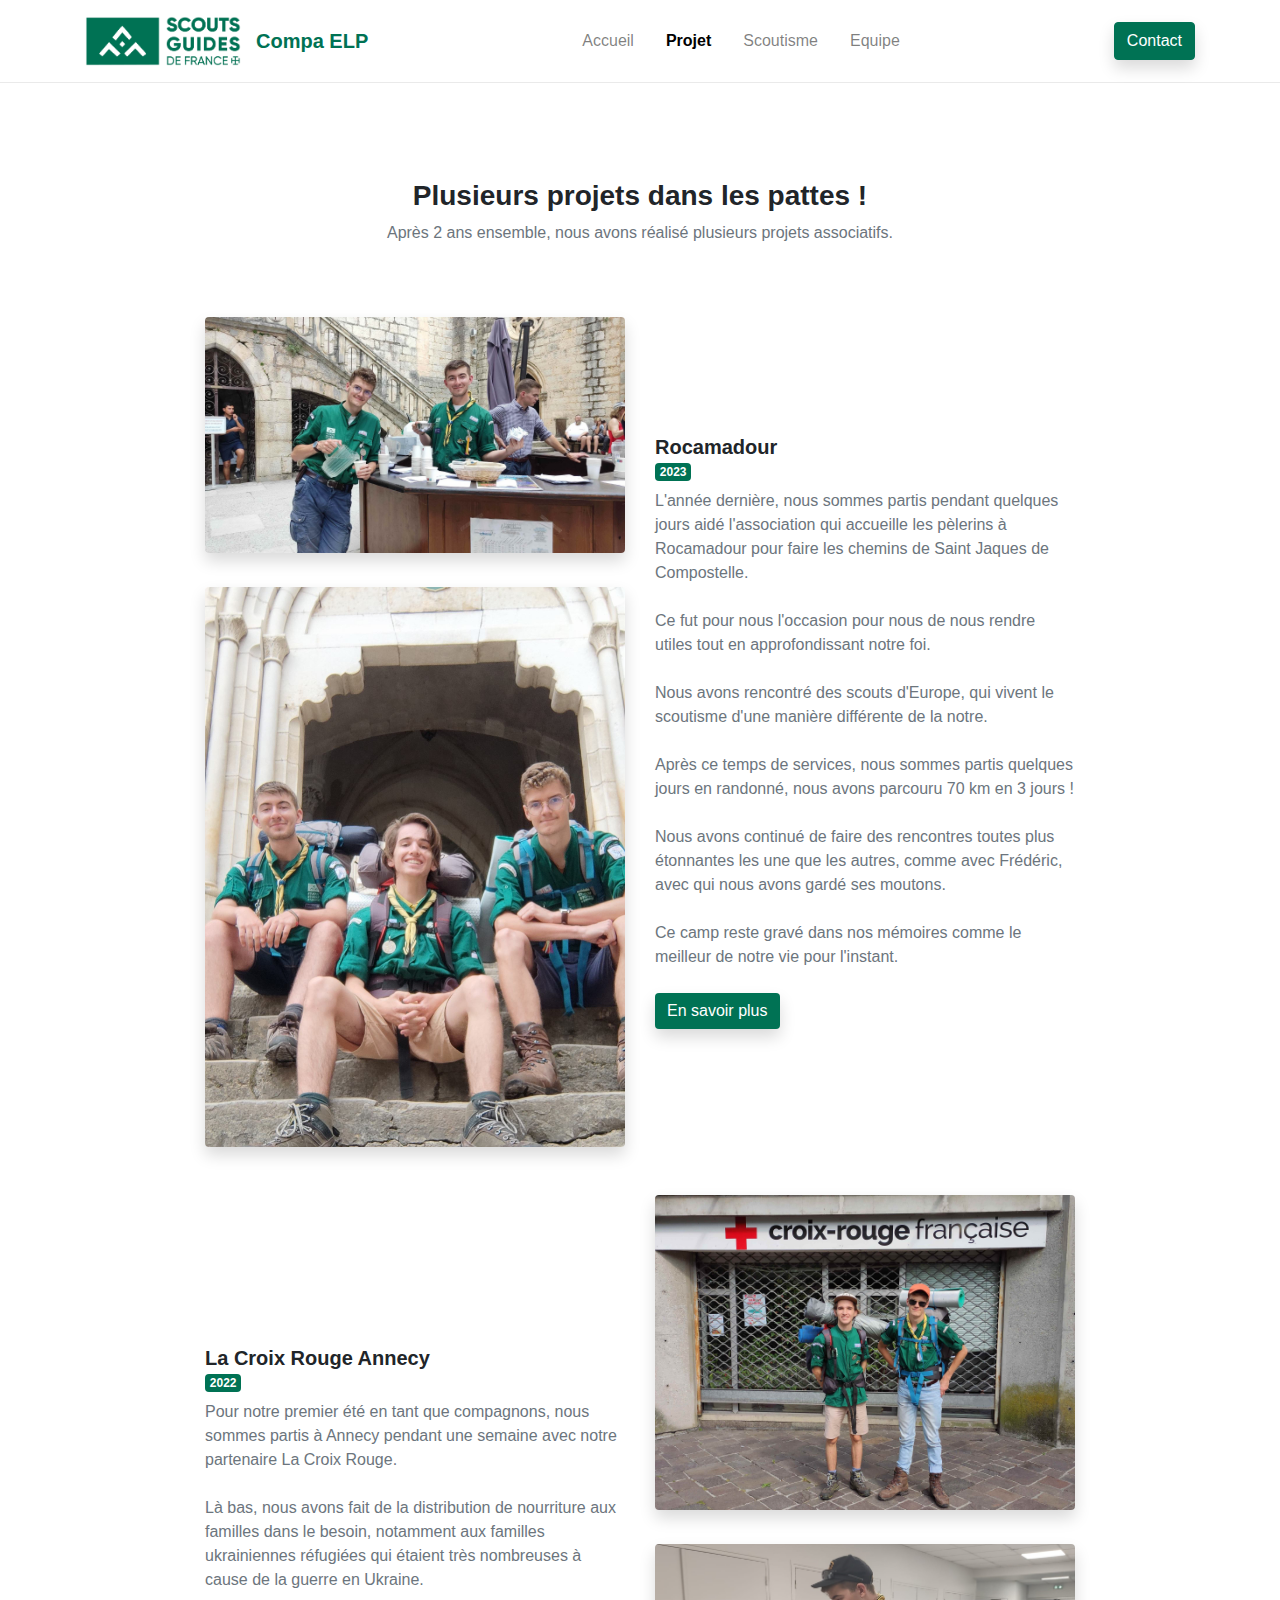
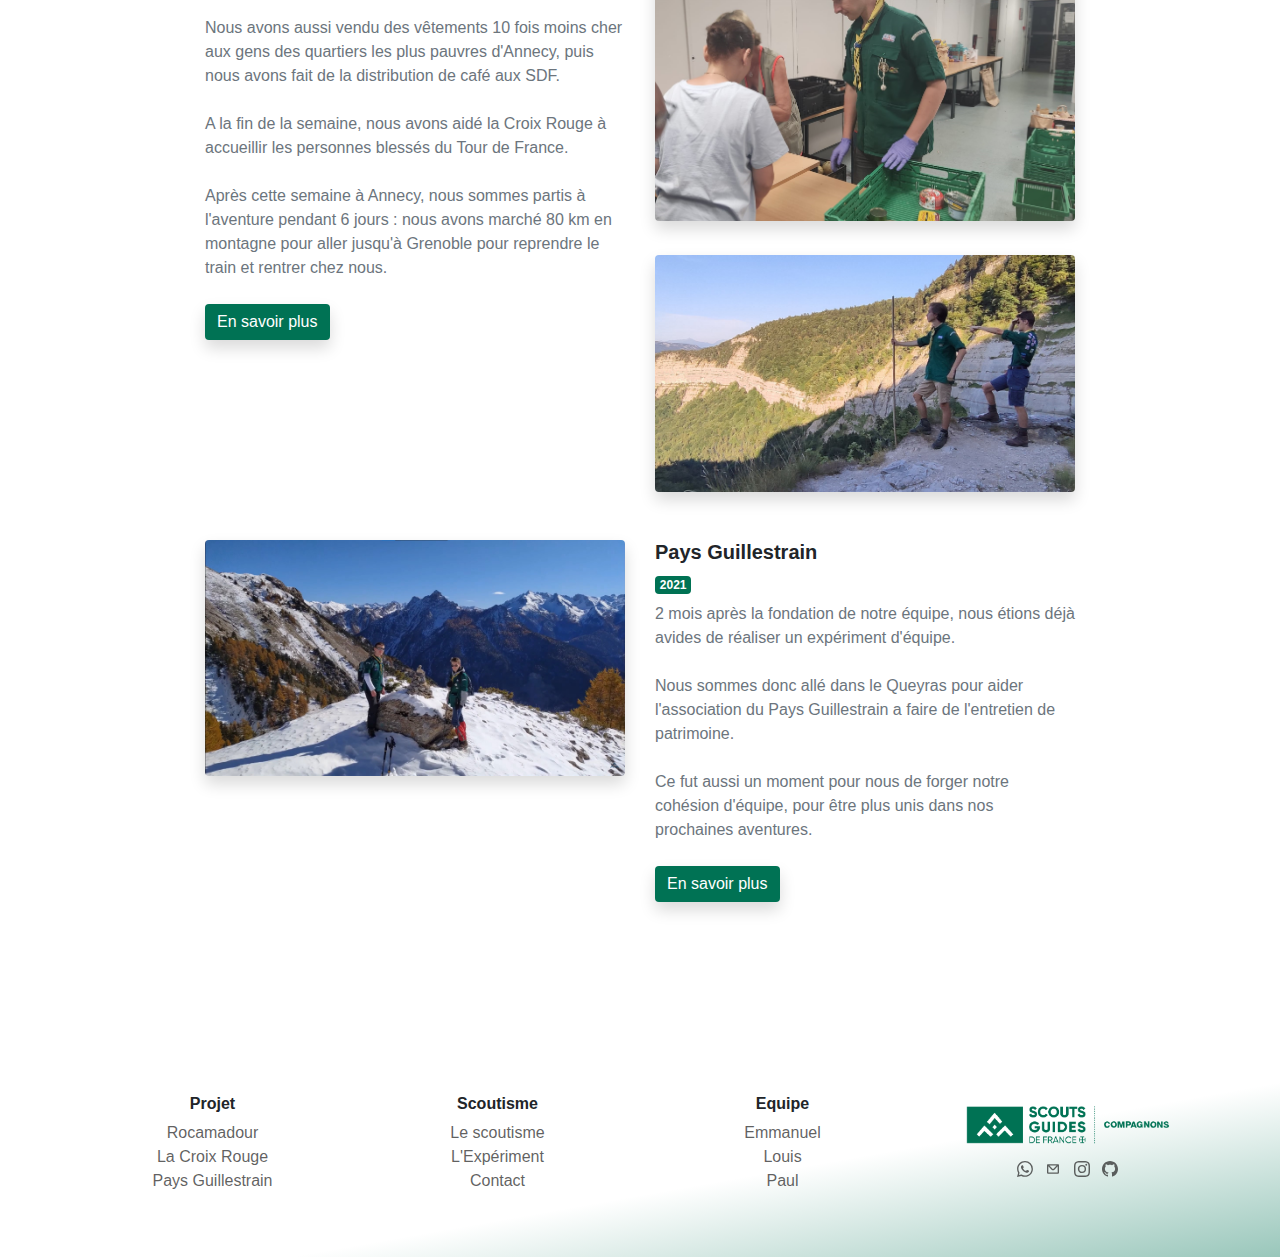
<file: projets.html>
<!DOCTYPE html>
<html data-bs-theme="light" lang="en">

<head>
    <meta charset="utf-8">
    <meta name="viewport" content="width=device-width, initial-scale=1.0, shrink-to-fit=no">
    <title>Projets - Compagnons ELP</title>
    <meta name="twitter:title" content="Compagnons ELP">
    <meta name="twitter:image" content="assets/img/equipe.jpg">
    <meta name="description" content="Découvrez l'équipe ELP et ses camps scouts passé et futurs !">
    <meta property="og:type" content="website">
    <meta property="og:image" content="assets/img/equipe.jpg">
    <meta name="twitter:description" content="Découvrez l'équipe ELP et ses camps scouts passé et futurs !">
    <meta name="twitter:card" content="summary_large_image">
    <link rel="stylesheet" href="assets/bootstrap/css/bootstrap.min.css">
    <link rel="stylesheet" href="https://fonts.googleapis.com/css?family=Inter:300italic,400italic,600italic,700italic,800italic,400,300,600,700,800&amp;display=swap">
    <link rel="stylesheet" href="assets/css/bootstrap-grid.css">
    <link rel="stylesheet" href="assets/css/bootstrap-grid.min.css">
    <link rel="stylesheet" href="assets/css/bootstrap-reboot.css">
    <link rel="stylesheet" href="assets/css/bootstrap-reboot.min.css">
    <link rel="stylesheet" href="assets/css/bootstrap.css">
    <link rel="stylesheet" href="assets/css/bootstrap.min.css">
<link rel="apple-touch-icon" sizes="180x180" href="/assets/img/apple-touch-icon.png">
<link rel="icon" type="image/png" sizes="32x32" href="/assets/img/favicon-32x32.png">
<link rel="icon" type="image/png" sizes="16x16" href="/assets/img/favicon-16x16.png">
<link rel="manifest" href="/assets/img/site.webmanifest">
<link rel="mask-icon" href="/assets/img/safari-pinned-tab.svg" color="#5bbad5">
<meta name="msapplication-TileColor" content="#da532c">
<meta name="theme-color" content="#ffffff">
</head>

<body>
    <nav class="navbar navbar-expand-md sticky-top navbar-shrink py-3 navbar-light" id="mainNav">
        <div class="container"><a class="navbar-brand d-flex align-items-center" href="./" style="margin-right: 0px;margin-bottom: 0px;padding-bottom: 0px;padding-top: 0px;"><img src="assets/img/Logo_SGDF_Vert.png" height="50" style="margin-right: 15px;" width="156"><span id="todeletecompa" color="rgb(0, 114, 84)" style="color: rgb(0, 114, 84);margin-left: 0px;">Compa&nbsp;</span><span color="rgb(0, 114, 84)" style="color: rgb(0, 114, 84);margin-left: 0px;">ELP</span></a><button data-bs-toggle="collapse" class="navbar-toggler" data-bs-target="#navcol-1"><span class="visually-hidden">Toggle navigation</span><span class="navbar-toggler-icon"></span></button>
            <div class="collapse navbar-collapse" id="navcol-1">
                <ul class="navbar-nav mx-auto">
                    <li class="nav-item"><a class="nav-link" href=".">Accueil</a></li>
                    <li class="nav-item"><a class="nav-link" href="./projets" style="color:black; font-weight:bold;">Projet</a></li>
                    <li class="nav-item"><a class="nav-link" href="./scoutisme">Scoutisme</a></li>
                    <li class="nav-item"><a class="nav-link" href="./equipe">Equipe</a></li>
                </ul><a class="btn btn-primary shadow" role="button" style="--bs-primary: #007254;--bs-primary-rgb: 0,114,84;color: white;" href="./scoutisme#contact">Contact</a>
            </div>
        </div>
    </nav>
    <section class="py-5">
        <div class="container py-5" style="padding-top: 0px;">
            <div class="row mb-4 mb-lg-5">
                <div class="col-md-8 col-xl-6 text-center mx-auto">
                    <h3 class="fw-bold">Plusieurs projets dans les pattes !</h3>
                    <p class="text-muted mb-4">Après 2 ans ensemble, nous avons réalisé plusieurs projets associatifs.</p>
                </div>
            </div>
            <div class="row row-cols-1 row-cols-md-2 mx-auto" style="max-width: 900px;">
                <div class="col mb-5"><img class="rounded img-fluid shadow equipe" src="assets/img/roca-experiment.jpg" style="margin-bottom: 34px;"><img class="rounded img-fluid shadow equipe" src="assets/img/roca-porte.jpg"></div>
                <div class="col d-md-flex align-items-md-end align-items-lg-center mb-5">
                    <div>
                        <h5 class="fw-bold" id="projet-2023" style="margin-bottom: 0px;">Rocamadour</h5><span class="badge bg-primary mb-2">2023</span>
                        <p class="text-muted mb-4">L'année dernière, nous sommes partis pendant quelques jours aidé l'association qui accueille les pèlerins à Rocamadour pour faire les chemins de Saint Jaques de Compostelle.</p>
                        <p class="text-muted mb-4">Ce fut pour nous l'occasion pour nous de nous rendre utiles tout en approfondissant notre foi.</p>
                        <p class="text-muted mb-4">Nous avons rencontré des scouts d'Europe, qui vivent le scoutisme d'une manière différente de la notre.</p>
                        <p class="text-muted mb-4">Après ce temps de services, nous sommes partis quelques jours en randonné, nous avons parcouru 70 km en 3 jours !</p>
                        <p class="text-muted mb-4">Nous avons continué de faire des rencontres toutes plus étonnantes les une que les autres, comme avec Frédéric, avec qui nous avons gardé ses moutons.</p>
                        <p class="text-muted mb-4">Ce camp reste gravé dans nos mémoires comme le meilleur de notre vie pour l'instant.</p><button class="btn btn-primary shadow" type="button" style="background-color: #007254!important;border: 3px none rgb(255, 255, 255) ;" onclick="window.open(&quot;https://youtu.be/erQny4vM03w?si=fozzkZ9SwW28lqHD&quot;, &quot;_blank&quot;);">En savoir plus</button>
                    </div>
                </div>
            </div>
            <div class="row row-cols-1 row-cols-md-2 mx-auto" style="max-width: 900px;">
                <div class="col order-md-last mb-5"><img class="rounded img-fluid shadow equipe" src="assets/img/croix-rouge.jpg" style="margin-bottom: 34px;"><img class="rounded img-fluid shadow equipe" src="assets/img/croix-rouge2.jpg" style="margin-bottom: 34px;"><img class="rounded img-fluid shadow equipe" src="assets/img/chartreuse.jpg"></div>
                <div class="col d-md-flex align-items-md-end align-items-lg-center mb-5">
                    <div>
                        <h5 class="fw-bold" id="projet-2022" style="margin-bottom: 0px;">La Croix Rouge Annecy</h5><span class="badge bg-primary mb-2">2022</span>
                        <p class="text-muted mb-4">Pour notre premier été en tant que compagnons, nous sommes partis à Annecy pendant une semaine avec notre partenaire La Croix Rouge.</p>
                        <p class="text-muted mb-4">Là bas, nous avons fait de la distribution de nourriture aux familles dans le besoin, notamment aux familles ukrainiennes réfugiées qui étaient très nombreuses à cause de la guerre en Ukraine.</p>
                        <p class="text-muted mb-4">Nous avons aussi vendu des vêtements 10 fois moins cher aux gens des quartiers les plus pauvres d'Annecy, puis nous avons fait de la distribution de café aux SDF.</p>
                        <p class="text-muted mb-4">A la fin de la semaine, nous avons aidé la Croix Rouge à accueillir les personnes blessés du Tour de France.</p>
                        <p class="text-muted mb-4">Après cette semaine à Annecy, nous sommes partis à l'aventure pendant 6 jours : nous avons marché 80 km en montagne pour aller jusqu'à Grenoble pour reprendre le train et rentrer chez nous.</p><button class="btn btn-primary shadow" type="button" style="background-color: #007254!important;border: none!important;" onclick="window.open(&quot;https://youtu.be/bzKU2gIgt28?si=9NLfPF1jDNWsZPt2&quot;, &quot;_blank&quot;);">En savoir plus</button>
                    </div>
                </div>
            </div>
            <div class="row row-cols-1 row-cols-md-2 mx-auto" style="max-width: 900px;">
                <div class="col mb-5"><img class="rounded img-fluid shadow equipe" src="assets/img/neige.jpg"></div>
                <div class="col d-md-flex align-items-md-end align-items-lg-center mb-5">
                    <div>
                        <h5 class="fw-bold" id="projet-2021">Pays Guillestrain&nbsp;</h5><span class="badge bg-primary mb-2">2021</span>
                        <p class="text-muted mb-4">2 mois après la fondation de notre équipe, nous étions déjà avides de réaliser un expériment d'équipe.</p>
                        <p class="text-muted mb-4">Nous sommes donc allé dans le Queyras pour aider l'association du Pays Guillestrain a faire de l'entretien de patrimoine.</p>
                        <p class="text-muted mb-4">Ce fut aussi un moment pour nous de forger notre cohésion d'équipe, pour être plus unis dans nos prochaines aventures.</p><button class="btn btn-primary shadow" type="button" style="background-color: #007254!important;border: none!important;" onclick="window.open(&quot;https://youtu.be/WBS4RAsi9AU?si=YHAObUXNHcb0moVa&quot;, &quot;_blank&quot;);">En savoir plus</button>
                    </div>
                </div>
            </div>
        </div>
    </section>
    <footer class="bg-primary-gradient" style="background: linear-gradient(170deg, rgba(2,0,36,0) 0%, rgba(2,0,36,0) 60%, rgba(0,114,84,0.4) 100%);">
        <div class="container py-4 py-lg-5">
            <div class="row justify-content-center">
                <div class="col-sm-4 col-md-3 text-center text-lg-start d-flex flex-column">
                    <h3 class="fs-6 fw-bold">Projet</h3>
                    <ul class="list-unstyled">
                        <li><a href="./projets#projet-2023">Rocamadour</a></li>
                        <li><a href="./projets#projet-2022">La Croix Rouge</a></li>
                        <li><a href="./projets#projet-2021">Pays Guillestrain</a></li>
                    </ul>
                </div>
                <div class="col-sm-4 col-md-3 text-center text-lg-start d-flex flex-column">
                    <h3 class="fs-6 fw-bold">Scoutisme</h3>
                    <ul class="list-unstyled">
                        <li><a href="./scoutisme#scoutisme">Le scoutisme</a></li>
                        <li><a href="./scoutisme#experiment">L'Expériment</a></li>
                        <li><a href="./scoutisme#contact">Contact</a></li>
                    </ul>
                </div>
                <div class="col-sm-4 col-md-3 text-center text-lg-start d-flex flex-column">
                    <h3 class="fs-6 fw-bold">Equipe</h3>
                    <ul class="list-unstyled">
                        <li><a href="./equipe#emmanuel">Emmanuel</a></li>
                        <li><a href="./equipe#louis">Louis</a></li>
                        <li><a href="./equipe#paul">Paul</a></li>
                    </ul>
                </div>
                <div class="col-lg-3 text-center text-lg-start d-flex flex-column align-items-center order-first align-items-lg-start order-lg-last">
                    <div class="fw-bold d-flex align-items-center mb-2" style="margin-bottom: 0px!important;"><a href="./"><img src="assets/img/SGDF_COMPAGNONS_vert.png" style="max-width: 80%;width: 340px;margin: 12px auto;"></a></div>
                    <ul class="list-inline mb-0" id="networks-foot" style="display: block;margin: 0 auto 1.5rem auto!important;">
                        <li class="list-inline-item">
							<a href="+33 6 73 46 06 24">
								<svg xmlns="http://www.w3.org/2000/svg" width="1em" height="1em" fill="currentColor" viewBox="0 0 16 16">
									<path d="M13.601 2.326A7.854 7.854 0 0 0 7.994 0C3.627 0 .068 3.558.064 7.926c0 1.399.366 2.76 1.057 3.965L0 16l4.204-1.102a7.933 7.933 0 0 0 3.79.965h.004c4.368 0 7.926-3.558 7.93-7.93A7.898 7.898 0 0 0 13.6 2.326zM7.994 14.521a6.573 6.573 0 0 1-3.356-.92l-.24-.144-2.494.654.666-2.433-.156-.251a6.56 6.56 0 0 1-1.007-3.505c0-3.626 2.957-6.584 6.591-6.584a6.56 6.56 0 0 1 4.66 1.931 6.557 6.557 0 0 1 1.928 4.66c-.004 3.639-2.961 6.592-6.592 6.592zm3.615-4.934c-.197-.099-1.17-.578-1.353-.646-.182-.065-.315-.099-.445.099-.133.197-.513.646-.627.775-.114.133-.232.148-.43.05-.197-.1-.836-.308-1.592-.985-.59-.525-.985-1.175-1.103-1.372-.114-.198-.011-.304.088-.403.087-.088.197-.232.296-.346.1-.114.133-.198.198-.33.065-.134.034-.248-.015-.347-.05-.099-.445-1.076-.612-1.47-.16-.389-.323-.335-.445-.34-.114-.007-.247-.007-.38-.007a.729.729 0 0 0-.529.247c-.182.198-.691.677-.691 1.654 0 .977.71 1.916.81 2.049.098.133 1.394 2.132 3.383 2.992.47.205.84.326 1.129.418.475.152.904.129 1.246.08.38-.058 1.171-.48 1.338-.943.164-.464.164-.86.114-.943-.049-.084-.182-.133-.38-.232z"></path>
								</svg>
							</a>
						</li>
                        <li class="list-inline-item">
							<a href="mailto:compa.elp@gmail.com">
								<svg xmlns="http://www.w3.org/2000/svg" width="1em" height="1em" fill="currentColor" viewBox="0 0 24 24">
										<path fill-rule="evenodd" clip-rule="evenodd" d="M3.00977 5.83789C3.00977 5.28561 3.45748 4.83789 4.00977 4.83789H20C20.5523 4.83789 21 5.28561 21 5.83789V17.1621C21 18.2667 20.1046 19.1621 19 19.1621H5C3.89543 19.1621 3 18.2667 3 17.1621V6.16211C3 6.11449 3.00333 6.06765 3.00977 6.0218V5.83789ZM5 8.06165V17.1621H19V8.06199L14.1215 12.9405C12.9499 14.1121 11.0504 14.1121 9.87885 12.9405L5 8.06165ZM6.57232 6.80554H17.428L12.7073 11.5263C12.3168 11.9168 11.6836 11.9168 11.2931 11.5263L6.57232 6.80554Z" fill="currentColor"></path>
								</svg>
							</a>
						</li>
                        <li class="list-inline-item">
							<a href="https://www.instagram.com/compa.elp/">
								<svg xmlns="http://www.w3.org/2000/svg" width="1em" height="1em" fill="currentColor" viewBox="0 0 16 16">
									<path d="M8 0C5.829 0 5.556.01 4.703.048 3.85.088 3.269.222 2.76.42a3.917 3.917 0 0 0-1.417.923A3.927 3.927 0 0 0 .42 2.76C.222 3.268.087 3.85.048 4.7.01 5.555 0 5.827 0 8.001c0 2.172.01 2.444.048 3.297.04.852.174 1.433.372 1.942.205.526.478.972.923 1.417.444.445.89.719 1.416.923.51.198 1.09.333 1.942.372C5.555 15.99 5.827 16 8 16s2.444-.01 3.298-.048c.851-.04 1.434-.174 1.943-.372a3.916 3.916 0 0 0 1.416-.923c.445-.445.718-.891.923-1.417.197-.509.332-1.09.372-1.942C15.99 10.445 16 10.173 16 8s-.01-2.445-.048-3.299c-.04-.851-.175-1.433-.372-1.941a3.926 3.926 0 0 0-.923-1.417A3.911 3.911 0 0 0 13.24.42c-.51-.198-1.092-.333-1.943-.372C10.443.01 10.172 0 7.998 0h.003zm-.717 1.442h.718c2.136 0 2.389.007 3.232.046.78.035 1.204.166 1.486.275.373.145.64.319.92.599.28.28.453.546.598.92.11.281.24.705.275 1.485.039.843.047 1.096.047 3.231s-.008 2.389-.047 3.232c-.035.78-.166 1.203-.275 1.485a2.47 2.47 0 0 1-.599.919c-.28.28-.546.453-.92.598-.28.11-.704.24-1.485.276-.843.038-1.096.047-3.232.047s-2.39-.009-3.233-.047c-.78-.036-1.203-.166-1.485-.276a2.478 2.478 0 0 1-.92-.598 2.48 2.48 0 0 1-.6-.92c-.109-.281-.24-.705-.275-1.485-.038-.843-.046-1.096-.046-3.233 0-2.136.008-2.388.046-3.231.036-.78.166-1.204.276-1.486.145-.373.319-.64.599-.92.28-.28.546-.453.92-.598.282-.11.705-.24 1.485-.276.738-.034 1.024-.044 2.515-.045v.002zm4.988 1.328a.96.96 0 1 0 0 1.92.96.96 0 0 0 0-1.92zm-4.27 1.122a4.109 4.109 0 1 0 0 8.217 4.109 4.109 0 0 0 0-8.217zm0 1.441a2.667 2.667 0 1 1 0 5.334 2.667 2.667 0 0 1 0-5.334z"></path>
								</svg>
							</a>
						</li>
                        <li class="list-inline-item">
							<a href="https://github.com/Compa-ELP/compa-elp.github.io">
								<svg xmlns="http://www.w3.org/2000/svg" width="1em" height="1em" fill="currentColor" viewBox="0 0 24 24">
									<path d="M12 0c-6.626 0-12 5.373-12 12 0 5.302 3.438 9.8 8.207 11.387.599.111.793-.261.793-.577v-2.234c-3.338.726-4.033-1.416-4.033-1.416-.546-1.387-1.333-1.756-1.333-1.756-1.089-.745.083-.729.083-.729 1.205.084 1.839 1.237 1.839 1.237 1.07 1.834 2.807 1.304 3.492.997.107-.775.418-1.305.762-1.604-2.665-.305-5.467-1.334-5.467-5.931 0-1.311.469-2.381 1.236-3.221-.124-.303-.535-1.524.117-3.176 0 0 1.008-.322 3.301 1.23.957-.266 1.983-.399 3.003-.404 1.02.005 2.047.138 3.006.404 2.291-1.552 3.297-1.23 3.297-1.23.653 1.653.242 2.874.118 3.176.77.84 1.235 1.911 1.235 3.221 0 4.609-2.807 5.624-5.479 5.921.43.372.823 1.102.823 2.222v3.293c0 .319.192.694.801.576 4.765-1.589 8.199-6.086 8.199-11.386 0-6.627-5.373-12-12-12z"/>
								</svg>
							</a>
						</li>
						
                    </ul>
                </div>
            </div>
        </div>
    </footer>
    <script src="assets/bootstrap/js/bootstrap.min.js"></script>
    <script src="assets/js/bootstrap.bundle.js"></script>
    <script src="assets/js/bootstrap.bundle.min.js"></script>
    <script src="assets/js/bootstrap.js"></script>
    <script src="assets/js/bootstrap.min.js"></script>
    <script src="assets/js/bold-and-bright.js"></script>
</body>

</html>
</file>
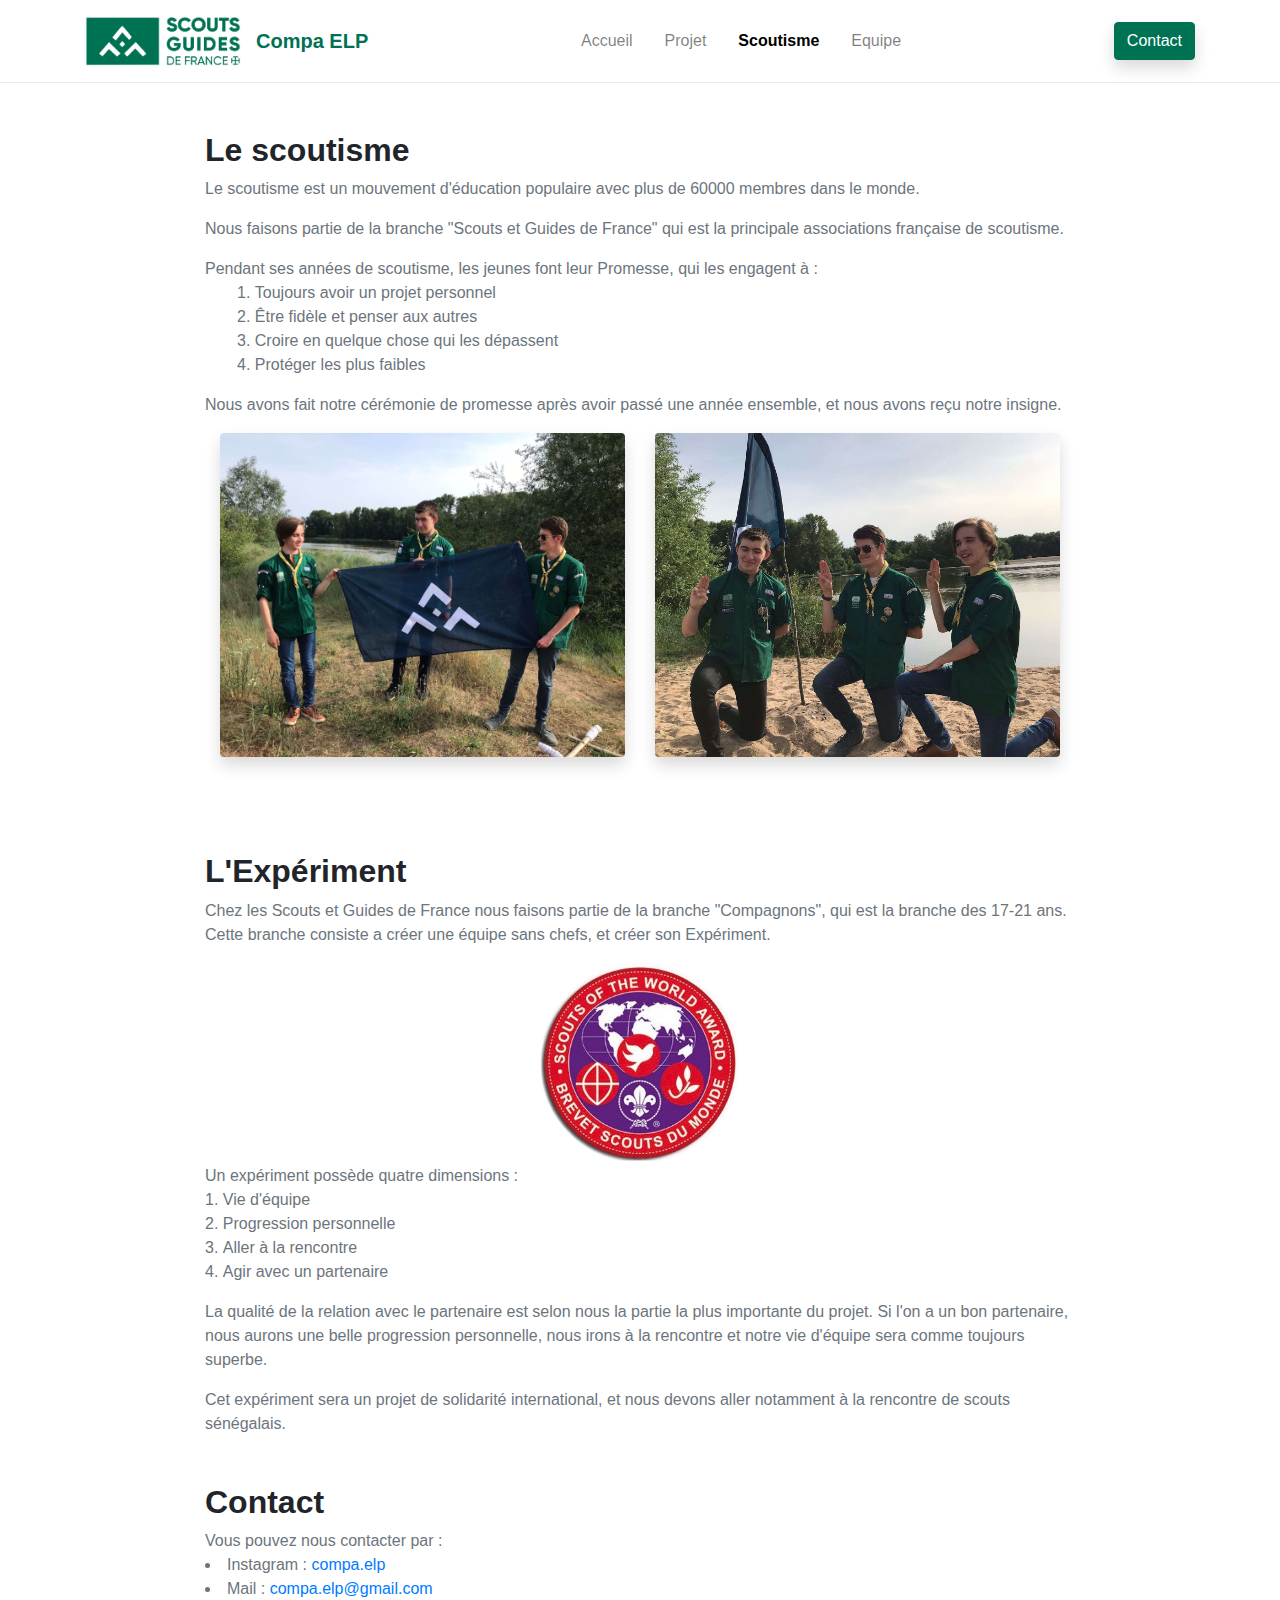
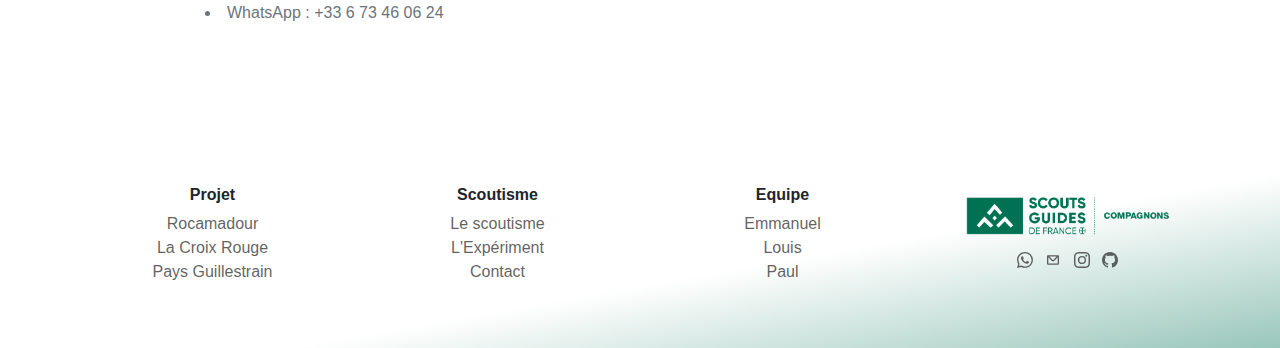
<file: scoutisme.html>
<!DOCTYPE html>
<html data-bs-theme="light" lang="en">

<head>
    <meta charset="utf-8">
    <meta name="viewport" content="width=device-width, initial-scale=1.0, shrink-to-fit=no">
    <title>Scoutisme - Compagnons ELP</title>
    <meta name="twitter:title" content="Compagnons ELP">
    <meta property="og:image" content="assets/img/equipe.jpg">
    <meta name="description" content="Découvrez l'équipe ELP et ses camps scouts passé et futurs !">
    <meta name="twitter:description" content="Découvrez l'équipe ELP et ses camps scouts passé et futurs !">
    <meta name="twitter:image" content="assets/img/equipe.jpg">
    <link rel="stylesheet" href="assets/bootstrap/css/bootstrap.min.css">
    <link rel="stylesheet" href="https://fonts.googleapis.com/css?family=Inter:300italic,400italic,600italic,700italic,800italic,400,300,600,700,800&amp;display=swap">
    <link rel="stylesheet" href="assets/css/bootstrap-grid.css">
    <link rel="stylesheet" href="assets/css/bootstrap-grid.min.css">
    <link rel="stylesheet" href="assets/css/bootstrap-reboot.css">
    <link rel="stylesheet" href="assets/css/bootstrap-reboot.min.css">
    <link rel="stylesheet" href="assets/css/bootstrap.css">
    <link rel="stylesheet" href="assets/css/bootstrap.min.css">
<link rel="apple-touch-icon" sizes="180x180" href="/assets/img/apple-touch-icon.png">
<link rel="icon" type="image/png" sizes="32x32" href="/assets/img/favicon-32x32.png">
<link rel="icon" type="image/png" sizes="16x16" href="/assets/img/favicon-16x16.png">
<link rel="manifest" href="/assets/img/site.webmanifest">
<link rel="mask-icon" href="/assets/img/safari-pinned-tab.svg" color="#5bbad5">
<meta name="msapplication-TileColor" content="#da532c">
<meta name="theme-color" content="#ffffff">
</head>

<body>
    <nav class="navbar navbar-expand-md sticky-top navbar-shrink py-3 navbar-light" id="mainNav">
        <div class="container"><a class="navbar-brand d-flex align-items-center" href="./" style="margin-right: 0px;margin-bottom: 0px;padding-bottom: 0px;padding-top: 0px;"><img src="assets/img/Logo_SGDF_Vert.png" height="50" style="margin-right: 15px;" width="156"><span id="todeletecompa" color="rgb(0, 114, 84)" style="color: rgb(0, 114, 84);margin-left: 0px;">Compa&nbsp;</span><span color="rgb(0, 114, 84)" style="color: rgb(0, 114, 84);margin-left: 0px;">ELP</span></a><button data-bs-toggle="collapse" class="navbar-toggler" data-bs-target="#navcol-1"><span class="visually-hidden">Toggle navigation</span><span class="navbar-toggler-icon"></span></button>
            <div class="collapse navbar-collapse" id="navcol-1">
                <ul class="navbar-nav mx-auto">
                    <li class="nav-item"><a class="nav-link" href=".">Accueil</a></li>
                    <li class="nav-item"><a class="nav-link" href="./projets">Projet</a></li>
                    <li class="nav-item"><a class="nav-link" href="./scoutisme" style="color:black; font-weight:bold;">Scoutisme</a></li>
                    <li class="nav-item"><a class="nav-link" href="./equipe">Equipe</a></li>
                </ul><a class="btn btn-primary shadow" role="button" style="--bs-primary: #007254;--bs-primary-rgb: 0,114,84;color: white;" href="./scoutisme#contact">Contact</a>
            </div>
        </div>
    </nav>
    <section class="py-5">
        <div class="container py-5" style="padding-top: 0px!important;">
            <div class="row g-0 row-cols-1 row-cols-md-2 row-cols-xl-3 d-flex align-items-md-center align-items-xl-center">
                <div class="col" style="max-width: 900px;margin: 0 auto;">
                    <h2 class="fw-bold" id="scoutisme">Le scoutisme</h2>
                    <p class="text-muted">Le scoutisme est un mouvement d'éducation populaire avec plus de 60000 membres dans le monde.</p>
                    <p class="text-muted">Nous faisons partie de la branche "Scouts et Guides de France" qui est la principale associations française de scoutisme.</p>
                    <p class="text-muted">Pendant ses années de scoutisme, les jeunes font leur Promesse, qui les engagent à :</p>
                    <ul style="margin: -16px auto 16px auto;list-style-position: inside;list-style-type: amharic;">
                        <li class="text-muted">Toujours avoir un projet personnel</li>
                        <li class="text-muted">Être fidèle et penser aux autres</li>
                        <li class="text-muted">Croire en quelque chose qui les dépassent</li>
                        <li class="text-muted">Protéger les plus faibles</li>
                    </ul>
                    <p class="text-muted">Nous avons fait notre cérémonie de promesse après avoir passé une année ensemble, et nous avons reçu notre insigne.</p>
                    <div class="row row-cols-1 row-cols-md-2 mx-auto" style="max-width: 900px;">
                        <div class="col mb-5"><img class="rounded img-fluid shadow equipe" src="assets/img/promesse1.jpg"></div>
                        <div class="col d-md-flex align-items-md-end align-items-lg-center mb-5"><img class="rounded img-fluid shadow equipe" src="assets/img/promesse2.jpg"></div>
                    </div>
                    <h2 class="fw-bold" id="experiment" style="margin-top: 47px;">L'Expériment</h2>
                    <p class="text-muted">Chez les Scouts et Guides de France nous faisons partie de la branche "Compagnons",&nbsp;qui est la branche des 17-21 ans.<br>Cette branche consiste a créer une équipe sans chefs, et créer son Expériment.</p><img src="assets/img/insigne-brevet-scouts-du-monde.jpg" style="max-width: 80%;width: 200px;display: block;margin: 0 auto;margin-bottom: 1px;border-radius: 50%;">
                    <p class="text-muted">Un expériment possède quatre dimensions :</p>
                    <ul style="margin: 0 auto;list-style-position: inside;list-style-type: amharic;margin-top: -16px;padding-left: 0px;margin-bottom: 16px;">
                        <li class="text-muted">Vie d'équipe</li>
                        <li class="text-muted">Progression personnelle</li>
                        <li class="text-muted">Aller à la rencontre</li>
                        <li class="text-muted">Agir avec un partenaire</li>
                    </ul>
                    <p class="text-muted">La qualité de la relation avec le partenaire est selon nous la partie la plus importante du projet. Si l'on a un bon partenaire, nous aurons une belle progression personnelle, nous irons à la rencontre et notre vie d'équipe sera comme toujours superbe.</p>
<!--                    <p class="text-muted">C'est pourquoi nous avons décidé
    de monter un partenaiat pour monter notre projet d'expériment au Sénégal !
    <img src="assets/img/senegal.svg" style="width:1em; display:inline;"></p>
-->
                    <p class="text-muted">Cet expériment sera un projet de
                       solidarité international, et nous devons aller notamment
                       à la rencontre de scouts sénégalais.</p>
                    <h2 class="fw-bold" id="contact" style="margin-top: 47px;">Contact</h2>
                    <p class="text-muted">Vous pouvez nous contacter par :</p>
                    <ul style="margin: 0 auto;list-style-position: inside;list-style-type: initial;margin-top: -16px;padding-left: 0px;margin-bottom: 16px;">
                        <li class="text-muted">Instagram :&nbsp;<a href="https://www.instagram.com/compa.elp/">compa.elp</a></li>
                        <li class="text-muted">Mail :&nbsp;<a href="mailto:compa.elp@gmail.com">compa.elp@gmail.com</a></li>
                        <li class="text-muted">WhatsApp : +33 6 73 46 06 24</li>
                    </ul>
                </div>
            </div>
        </div>
    </section>
    <footer class="bg-primary-gradient" style="background: linear-gradient(170deg, rgba(2,0,36,0) 0%, rgba(2,0,36,0) 60%, rgba(0,114,84,0.4) 100%);">
        <div class="container py-4 py-lg-5">
            <div class="row justify-content-center">
                <div class="col-sm-4 col-md-3 text-center text-lg-start d-flex flex-column">
                    <h3 class="fs-6 fw-bold">Projet</h3>
                    <ul class="list-unstyled">
                        <li><a href="./projets#projet-2023">Rocamadour</a></li>
                        <li><a href="./projets#projet-2022">La Croix Rouge</a></li>
                        <li><a href="./projets#projet-2021">Pays Guillestrain</a></li>
                    </ul>
                </div>
                <div class="col-sm-4 col-md-3 text-center text-lg-start d-flex flex-column">
                    <h3 class="fs-6 fw-bold">Scoutisme</h3>
                    <ul class="list-unstyled">
                        <li><a href="./scoutisme#scoutisme">Le scoutisme</a></li>
                        <li><a href="./scoutisme#experiment">L'Expériment</a></li>
                        <li><a href="./scoutisme#contact">Contact</a></li>
                    </ul>
                </div>
                <div class="col-sm-4 col-md-3 text-center text-lg-start d-flex flex-column">
                    <h3 class="fs-6 fw-bold">Equipe</h3>
                    <ul class="list-unstyled">
                        <li><a href="./equipe#emmanuel">Emmanuel</a></li>
                        <li><a href="./equipe#louis">Louis</a></li>
                        <li><a href="./equipe#paul">Paul</a></li>
                    </ul>
                </div>
                <div class="col-lg-3 text-center text-lg-start d-flex flex-column align-items-center order-first align-items-lg-start order-lg-last">
                    <div class="fw-bold d-flex align-items-center mb-2" style="margin-bottom: 0px!important;"><a href="./"><img src="assets/img/SGDF_COMPAGNONS_vert.png" style="max-width: 80%;width: 340px;margin: 12px auto;"></a></div>
                    <ul class="list-inline mb-0" id="networks-foot" style="display: block;margin: 0 auto 1.5rem auto!important;">
                        <li class="list-inline-item">
							<a href="+33 6 73 46 06 24">
								<svg xmlns="http://www.w3.org/2000/svg" width="1em" height="1em" fill="currentColor" viewBox="0 0 16 16">
									<path d="M13.601 2.326A7.854 7.854 0 0 0 7.994 0C3.627 0 .068 3.558.064 7.926c0 1.399.366 2.76 1.057 3.965L0 16l4.204-1.102a7.933 7.933 0 0 0 3.79.965h.004c4.368 0 7.926-3.558 7.93-7.93A7.898 7.898 0 0 0 13.6 2.326zM7.994 14.521a6.573 6.573 0 0 1-3.356-.92l-.24-.144-2.494.654.666-2.433-.156-.251a6.56 6.56 0 0 1-1.007-3.505c0-3.626 2.957-6.584 6.591-6.584a6.56 6.56 0 0 1 4.66 1.931 6.557 6.557 0 0 1 1.928 4.66c-.004 3.639-2.961 6.592-6.592 6.592zm3.615-4.934c-.197-.099-1.17-.578-1.353-.646-.182-.065-.315-.099-.445.099-.133.197-.513.646-.627.775-.114.133-.232.148-.43.05-.197-.1-.836-.308-1.592-.985-.59-.525-.985-1.175-1.103-1.372-.114-.198-.011-.304.088-.403.087-.088.197-.232.296-.346.1-.114.133-.198.198-.33.065-.134.034-.248-.015-.347-.05-.099-.445-1.076-.612-1.47-.16-.389-.323-.335-.445-.34-.114-.007-.247-.007-.38-.007a.729.729 0 0 0-.529.247c-.182.198-.691.677-.691 1.654 0 .977.71 1.916.81 2.049.098.133 1.394 2.132 3.383 2.992.47.205.84.326 1.129.418.475.152.904.129 1.246.08.38-.058 1.171-.48 1.338-.943.164-.464.164-.86.114-.943-.049-.084-.182-.133-.38-.232z"></path>
								</svg>
							</a>
						</li>
                        <li class="list-inline-item">
							<a href="mailto:compa.elp@gmail.com">
								<svg xmlns="http://www.w3.org/2000/svg" width="1em" height="1em" fill="currentColor" viewBox="0 0 24 24">
										<path fill-rule="evenodd" clip-rule="evenodd" d="M3.00977 5.83789C3.00977 5.28561 3.45748 4.83789 4.00977 4.83789H20C20.5523 4.83789 21 5.28561 21 5.83789V17.1621C21 18.2667 20.1046 19.1621 19 19.1621H5C3.89543 19.1621 3 18.2667 3 17.1621V6.16211C3 6.11449 3.00333 6.06765 3.00977 6.0218V5.83789ZM5 8.06165V17.1621H19V8.06199L14.1215 12.9405C12.9499 14.1121 11.0504 14.1121 9.87885 12.9405L5 8.06165ZM6.57232 6.80554H17.428L12.7073 11.5263C12.3168 11.9168 11.6836 11.9168 11.2931 11.5263L6.57232 6.80554Z" fill="currentColor"></path>
								</svg>
							</a>
						</li>
                        <li class="list-inline-item">
							<a href="https://www.instagram.com/compa.elp/">
								<svg xmlns="http://www.w3.org/2000/svg" width="1em" height="1em" fill="currentColor" viewBox="0 0 16 16">
									<path d="M8 0C5.829 0 5.556.01 4.703.048 3.85.088 3.269.222 2.76.42a3.917 3.917 0 0 0-1.417.923A3.927 3.927 0 0 0 .42 2.76C.222 3.268.087 3.85.048 4.7.01 5.555 0 5.827 0 8.001c0 2.172.01 2.444.048 3.297.04.852.174 1.433.372 1.942.205.526.478.972.923 1.417.444.445.89.719 1.416.923.51.198 1.09.333 1.942.372C5.555 15.99 5.827 16 8 16s2.444-.01 3.298-.048c.851-.04 1.434-.174 1.943-.372a3.916 3.916 0 0 0 1.416-.923c.445-.445.718-.891.923-1.417.197-.509.332-1.09.372-1.942C15.99 10.445 16 10.173 16 8s-.01-2.445-.048-3.299c-.04-.851-.175-1.433-.372-1.941a3.926 3.926 0 0 0-.923-1.417A3.911 3.911 0 0 0 13.24.42c-.51-.198-1.092-.333-1.943-.372C10.443.01 10.172 0 7.998 0h.003zm-.717 1.442h.718c2.136 0 2.389.007 3.232.046.78.035 1.204.166 1.486.275.373.145.64.319.92.599.28.28.453.546.598.92.11.281.24.705.275 1.485.039.843.047 1.096.047 3.231s-.008 2.389-.047 3.232c-.035.78-.166 1.203-.275 1.485a2.47 2.47 0 0 1-.599.919c-.28.28-.546.453-.92.598-.28.11-.704.24-1.485.276-.843.038-1.096.047-3.232.047s-2.39-.009-3.233-.047c-.78-.036-1.203-.166-1.485-.276a2.478 2.478 0 0 1-.92-.598 2.48 2.48 0 0 1-.6-.92c-.109-.281-.24-.705-.275-1.485-.038-.843-.046-1.096-.046-3.233 0-2.136.008-2.388.046-3.231.036-.78.166-1.204.276-1.486.145-.373.319-.64.599-.92.28-.28.546-.453.92-.598.282-.11.705-.24 1.485-.276.738-.034 1.024-.044 2.515-.045v.002zm4.988 1.328a.96.96 0 1 0 0 1.92.96.96 0 0 0 0-1.92zm-4.27 1.122a4.109 4.109 0 1 0 0 8.217 4.109 4.109 0 0 0 0-8.217zm0 1.441a2.667 2.667 0 1 1 0 5.334 2.667 2.667 0 0 1 0-5.334z"></path>
								</svg>
							</a>
						</li>
                        <li class="list-inline-item">
							<a href="https://github.com/Compa-ELP/compa-elp.github.io">
								<svg xmlns="http://www.w3.org/2000/svg" width="1em" height="1em" fill="currentColor" viewBox="0 0 24 24">
									<path d="M12 0c-6.626 0-12 5.373-12 12 0 5.302 3.438 9.8 8.207 11.387.599.111.793-.261.793-.577v-2.234c-3.338.726-4.033-1.416-4.033-1.416-.546-1.387-1.333-1.756-1.333-1.756-1.089-.745.083-.729.083-.729 1.205.084 1.839 1.237 1.839 1.237 1.07 1.834 2.807 1.304 3.492.997.107-.775.418-1.305.762-1.604-2.665-.305-5.467-1.334-5.467-5.931 0-1.311.469-2.381 1.236-3.221-.124-.303-.535-1.524.117-3.176 0 0 1.008-.322 3.301 1.23.957-.266 1.983-.399 3.003-.404 1.02.005 2.047.138 3.006.404 2.291-1.552 3.297-1.23 3.297-1.23.653 1.653.242 2.874.118 3.176.77.84 1.235 1.911 1.235 3.221 0 4.609-2.807 5.624-5.479 5.921.43.372.823 1.102.823 2.222v3.293c0 .319.192.694.801.576 4.765-1.589 8.199-6.086 8.199-11.386 0-6.627-5.373-12-12-12z"/>
								</svg>
							</a>
						</li>
						
                    </ul>
                </div>
            </div>
        </div>
    </footer>
    <script src="assets/bootstrap/js/bootstrap.min.js"></script>
    <script src="assets/js/bootstrap.bundle.js"></script>
    <script src="assets/js/bootstrap.bundle.min.js"></script>
    <script src="assets/js/bootstrap.js"></script>
    <script src="assets/js/bootstrap.min.js"></script>
    <script src="assets/js/bold-and-bright.js"></script>
</body>

</html>
</file>
